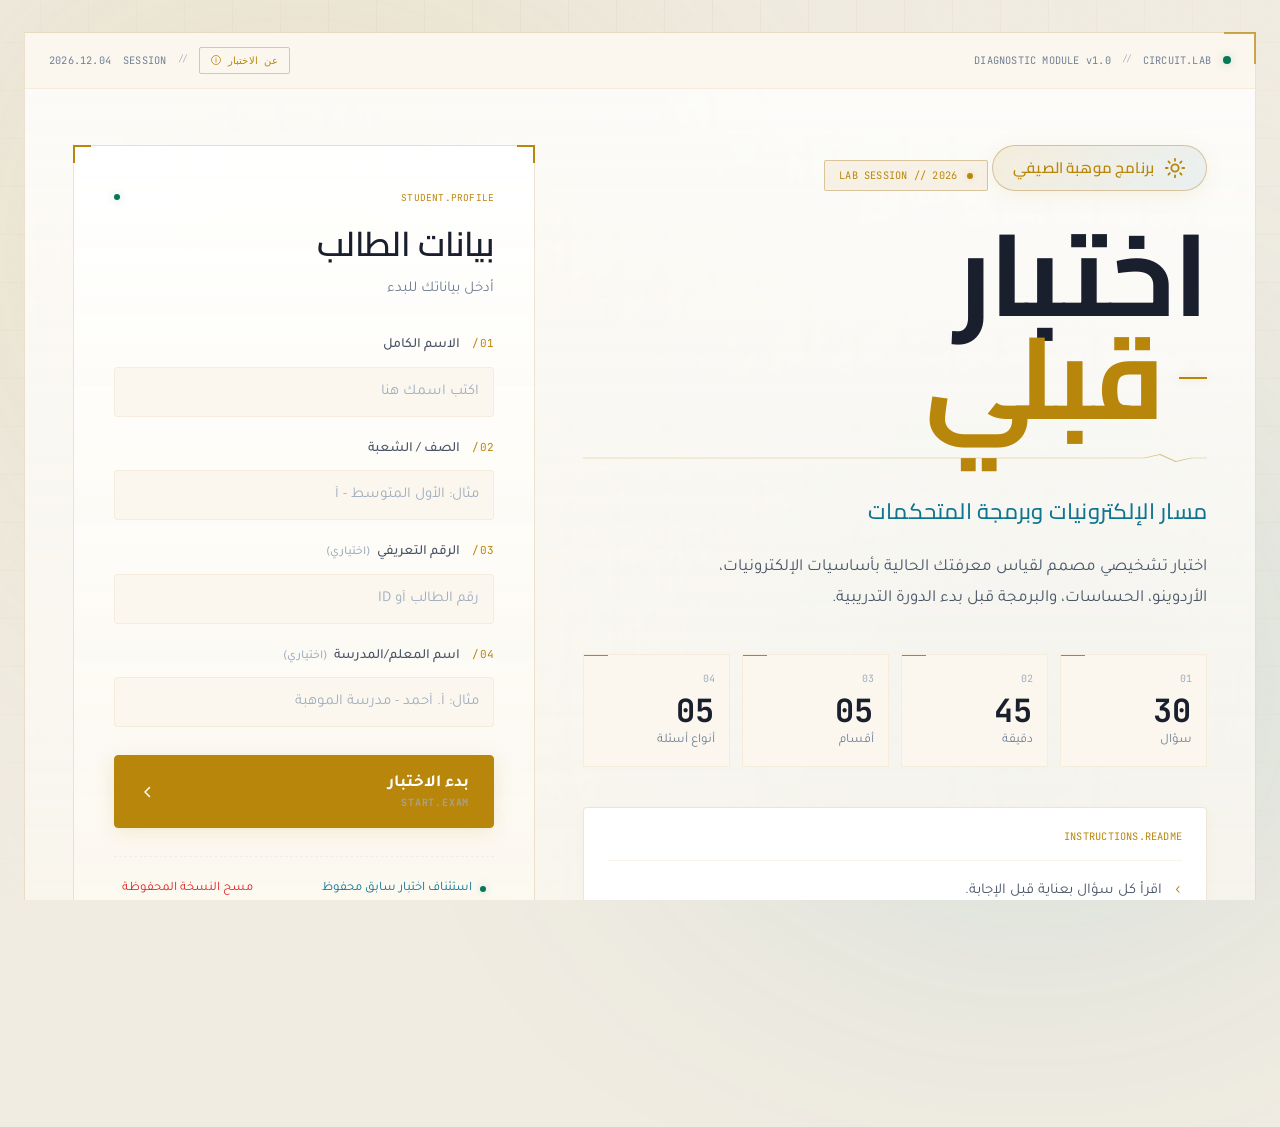
<file: index.html>
<!DOCTYPE html>
<html lang="ar" dir="rtl">
<head>
  <meta charset="UTF-8" />
  <meta name="viewport" content="width=device-width, initial-scale=1.0" />
  <title>الاختبار القبلي — إلكترونيات وبرمجة متحكمات</title>
  <link rel="icon" type="image/svg+xml" href="favicon.svg" />
  <link rel="preconnect" href="https://fonts.googleapis.com" />
  <link rel="preconnect" href="https://fonts.gstatic.com" crossorigin />
  <link href="https://fonts.googleapis.com/css2?family=Cairo:wght@400;500;600;700;800;900&family=Tajawal:wght@300;400;500;700;800&family=JetBrains+Mono:wght@400;500;700&display=swap" rel="stylesheet" />
  <link rel="stylesheet" href="styles.css" />
</head>
<body>
  <!-- Ambient background layers -->
  <div class="ambient-grid" aria-hidden="true"></div>
  <div class="ambient-noise" aria-hidden="true"></div>
  <div class="ambient-glow ambient-glow--amber" aria-hidden="true"></div>
  <div class="ambient-glow ambient-glow--cyan" aria-hidden="true"></div>

  <!-- ============================================================
       WELCOME SCREEN
  ============================================================ -->
  <section class="screen screen--welcome" id="screen-welcome">
    <div class="frame frame--outer">
      <div class="brand-strip">
        <div class="brand-strip__left">
          <span class="signal-dot"></span>
          <span class="mono">CIRCUIT.LAB</span>
          <span class="brand-strip__divider">//</span>
          <span class="mono mono--muted">DIAGNOSTIC MODULE v1.0</span>
        </div>
        <div class="brand-strip__right">
          <a href="about.html" class="brand-strip__link">
            <span class="mono">عن الاختبار</span>
            <svg viewBox="0 0 24 24" width="12" height="12"><circle cx="12" cy="12" r="9" fill="none" stroke="currentColor" stroke-width="1.6"/><path d="M12 8v.5M12 11v5" fill="none" stroke="currentColor" stroke-width="1.6" stroke-linecap="round"/></svg>
          </a>
          <span class="brand-strip__divider">//</span>
          <span class="mono mono--muted">SESSION</span>
          <span class="mono" id="date-stamp"></span>
        </div>
      </div>

      <div class="welcome-grid">
        <!-- Hero (visual right in RTL) -->
        <div class="welcome-hero">
          <span class="mawhiba-badge mawhiba-badge--hero">
            <svg class="mawhiba-badge__icon" viewBox="0 0 24 24" fill="none" stroke="currentColor" stroke-width="2" stroke-linecap="round" stroke-linejoin="round">
              <circle cx="12" cy="12" r="4"/>
              <path d="M12 2v2M12 20v2M4.93 4.93l1.41 1.41M17.66 17.66l1.41 1.41M2 12h2M20 12h2M4.93 19.07l1.41-1.41M17.66 6.34l1.41-1.41"/>
            </svg>
            برنامج موهبة الصيفي
          </span>
          <div class="meta-tag">
            <span class="meta-tag__dot"></span>
            <span class="mono">LAB SESSION // 2026</span>
          </div>

          <h1 class="hero-title">
            <span class="hero-title__line">اختبار</span>
            <span class="hero-title__line hero-title__line--accent">قبلي</span>
          </h1>

          <div class="hero-underline">
            <svg viewBox="0 0 400 20" preserveAspectRatio="none">
              <path d="M0,10 L360,10 L370,4 L380,16 L390,10 L400,10" fill="none" stroke="currentColor" stroke-width="1.2"/>
            </svg>
          </div>

          <p class="hero-subtitle">مسار الإلكترونيات وبرمجة المتحكمات</p>

          <p class="hero-description">
            اختبار تشخيصي مصمم لقياس معرفتك الحالية بأساسيات الإلكترونيات،
            الأردوينو، الحساسات، والبرمجة قبل بدء الدورة التدريبية.
          </p>

          <div class="hero-stats">
            <div class="stat">
              <span class="stat__ordinal mono">01</span>
              <span class="stat__value mono">30</span>
              <span class="stat__label">سؤال</span>
            </div>
            <div class="stat">
              <span class="stat__ordinal mono">02</span>
              <span class="stat__value mono">45</span>
              <span class="stat__label">دقيقة</span>
            </div>
            <div class="stat">
              <span class="stat__ordinal mono">03</span>
              <span class="stat__value mono">05</span>
              <span class="stat__label">أقسام</span>
            </div>
            <div class="stat">
              <span class="stat__ordinal mono">04</span>
              <span class="stat__value mono">05</span>
              <span class="stat__label">أنواع أسئلة</span>
            </div>
          </div>

          <div class="hero-instructions">
            <div class="instructions-header">
              <span class="mono">INSTRUCTIONS.README</span>
            </div>
            <ul>
              <li><span class="li-num mono">›</span> اقرأ كل سؤال بعناية قبل الإجابة.</li>
              <li><span class="li-num mono">›</span> يمكنك التنقل بين الأسئلة والعودة إليها.</li>
              <li><span class="li-num mono">›</span> لا يوجد خصم على الإجابة الخاطئة، حاول دائماً.</li>
              <li><span class="li-num mono">›</span> عند انتهاء الوقت يُغلق الاختبار تلقائياً.</li>
            </ul>
          </div>
        </div>

        <!-- Student form panel (visual left in RTL) -->
        <div class="welcome-panel">
          <div class="panel-corners">
            <span class="corner corner--tl"></span>
            <span class="corner corner--tr"></span>
            <span class="corner corner--bl"></span>
            <span class="corner corner--br"></span>
          </div>

          <div class="panel-head">
            <div class="panel-head__row">
              <span class="mono mono--amber">STUDENT.PROFILE</span>
              <span class="signal-dot signal-dot--sm"></span>
            </div>
            <h2 class="panel-title">بيانات الطالب</h2>
            <p class="panel-caption">أدخل بياناتك للبدء</p>
          </div>

          <form class="student-form" id="student-form" novalidate>
            <label class="field">
              <span class="field__index mono">01/</span>
              <span class="field__label">الاسم الكامل</span>
              <input type="text" name="name" required autocomplete="name" placeholder="اكتب اسمك هنا" />
            </label>

            <label class="field">
              <span class="field__index mono">02/</span>
              <span class="field__label">الصف / الشعبة</span>
              <input type="text" name="grade" required placeholder="مثال: الأول المتوسط - أ" />
            </label>

            <label class="field">
              <span class="field__index mono">03/</span>
              <span class="field__label">الرقم التعريفي <span class="field__optional">(اختياري)</span></span>
              <input type="text" name="id" placeholder="رقم الطالب أو ID" />
            </label>

            <label class="field">
              <span class="field__index mono">04/</span>
              <span class="field__label">اسم المعلم/المدرسة <span class="field__optional">(اختياري)</span></span>
              <input type="text" name="school" placeholder="مثال: أ. أحمد - مدرسة الموهبة" />
            </label>

            <button type="submit" class="btn btn--primary btn--start">
              <span class="btn__label">
                <span>بدء الاختبار</span>
                <span class="mono mono--dim">START.EXAM</span>
              </span>
              <span class="btn__arrow" aria-hidden="true">
                <svg viewBox="0 0 24 24" width="18" height="18"><path d="M14 6l-6 6 6 6" fill="none" stroke="currentColor" stroke-width="2" stroke-linecap="round" stroke-linejoin="round"/></svg>
              </span>
            </button>

            <div class="resume-row" id="resume-row" hidden>
              <button type="button" class="link-btn" id="btn-resume">
                <span class="signal-dot signal-dot--sm"></span>
                استئناف اختبار سابق محفوظ
              </button>
              <button type="button" class="link-btn link-btn--danger" id="btn-clear-saved">
                مسح النسخة المحفوظة
              </button>
            </div>
          </form>
        </div>
      </div>
    </div>
  </section>

  <!-- ============================================================
       QUIZ SCREEN
  ============================================================ -->
  <section class="screen screen--quiz hidden" id="screen-quiz">
    <header class="quiz-header">
      <div class="quiz-header__left">
        <div class="chip-logo" aria-hidden="true">
          <svg viewBox="0 0 40 40">
            <rect x="8" y="8" width="24" height="24" rx="2" fill="none" stroke="currentColor" stroke-width="1.5"/>
            <rect x="14" y="14" width="12" height="12" fill="currentColor" opacity="0.15"/>
            <circle cx="20" cy="20" r="1.5" fill="currentColor"/>
            <line x1="4" y1="14" x2="8" y2="14" stroke="currentColor" stroke-width="1.2"/>
            <line x1="4" y1="20" x2="8" y2="20" stroke="currentColor" stroke-width="1.2"/>
            <line x1="4" y1="26" x2="8" y2="26" stroke="currentColor" stroke-width="1.2"/>
            <line x1="32" y1="14" x2="36" y2="14" stroke="currentColor" stroke-width="1.2"/>
            <line x1="32" y1="20" x2="36" y2="20" stroke="currentColor" stroke-width="1.2"/>
            <line x1="32" y1="26" x2="36" y2="26" stroke="currentColor" stroke-width="1.2"/>
            <line x1="14" y1="4" x2="14" y2="8" stroke="currentColor" stroke-width="1.2"/>
            <line x1="20" y1="4" x2="20" y2="8" stroke="currentColor" stroke-width="1.2"/>
            <line x1="26" y1="4" x2="26" y2="8" stroke="currentColor" stroke-width="1.2"/>
            <line x1="14" y1="32" x2="14" y2="36" stroke="currentColor" stroke-width="1.2"/>
            <line x1="20" y1="32" x2="20" y2="36" stroke="currentColor" stroke-width="1.2"/>
            <line x1="26" y1="32" x2="26" y2="36" stroke="currentColor" stroke-width="1.2"/>
          </svg>
        </div>
        <div class="quiz-brand">
          <div class="quiz-brand__title mono">CIRCUIT.LAB</div>
          <div class="quiz-brand__sub">اختبار قبلي</div>
        </div>
        <div class="student-badge" id="student-badge"></div>
      </div>

      <div class="quiz-header__right">
        <div class="progress-info">
          <span class="progress-info__label mono">PROGRESS</span>
          <span class="progress-info__value">
            <span id="answered-count" class="mono">0</span>
            <span class="progress-info__sep">/</span>
            <span id="total-count" class="mono">30</span>
          </span>
          <div class="progress-bar">
            <div class="progress-bar__fill" id="progress-fill"></div>
          </div>
        </div>

        <div class="timer" id="timer">
          <span class="timer__label mono">TIME REMAINING</span>
          <span class="timer__value mono" id="timer-value">45:00</span>
        </div>
      </div>
    </header>

    <div class="quiz-body">
      <aside class="quiz-nav">
        <div class="quiz-nav__head">
          <span class="mono mono--amber">MAP.NAV</span>
          <span class="quiz-nav__title">خريطة الأسئلة</span>
        </div>
        <div class="quiz-nav__legend">
          <span class="legend-item"><span class="legend-swatch legend-swatch--answered"></span>مُجاب</span>
          <span class="legend-item"><span class="legend-swatch legend-swatch--current"></span>الحالي</span>
          <span class="legend-item"><span class="legend-swatch legend-swatch--empty"></span>فارغ</span>
        </div>
        <div class="section-list" id="section-list"></div>
      </aside>

      <main class="quiz-main">
        <div class="question-shell" id="question-shell">
          <!-- Rendered by JS -->
        </div>

        <div class="quiz-actions">
          <button class="btn btn--ghost" id="btn-prev">
            <svg viewBox="0 0 24 24" width="16" height="16" class="btn__arrow"><path d="M10 6l6 6-6 6" fill="none" stroke="currentColor" stroke-width="2" stroke-linecap="round" stroke-linejoin="round"/></svg>
            السابق
          </button>
          <button class="btn btn--ghost" id="btn-finish">
            إنهاء وتسليم
          </button>
          <button class="btn btn--primary" id="btn-next">
            التالي
            <svg viewBox="0 0 24 24" width="16" height="16" class="btn__arrow"><path d="M14 6l-6 6 6 6" fill="none" stroke="currentColor" stroke-width="2" stroke-linecap="round" stroke-linejoin="round"/></svg>
          </button>
        </div>
      </main>
    </div>
  </section>

  <!-- ============================================================
       RESULTS SCREEN
  ============================================================ -->
  <section class="screen screen--results hidden" id="screen-results">
    <div class="results-frame">
      <div class="results-hero">
        <div class="check-frame">
          <svg viewBox="0 0 100 100" class="check-svg">
            <circle cx="50" cy="50" r="46" fill="none" stroke="currentColor" stroke-width="1" opacity="0.3"/>
            <circle cx="50" cy="50" r="40" fill="none" stroke="currentColor" stroke-width="1.5" class="check-circle"/>
            <path d="M30 52 L44 66 L72 36" fill="none" stroke="currentColor" stroke-width="3" stroke-linecap="round" stroke-linejoin="round" class="check-tick"/>
          </svg>
        </div>
        <div class="results-status">
          <span class="mono mono--amber">STATUS // TRANSMITTED</span>
        </div>
        <h1 class="results-title">تم تسليم الإجابات</h1>
        <p class="results-subtitle">شكراً لك، تم حفظ إجاباتك بنجاح.</p>
      </div>

      <div class="sync-status sync-status--idle" id="sync-status">
        <span class="sync-status__dot"></span>
        <span class="sync-status__text">في انتظار حالة الإرسال...</span>
      </div>

      <div class="results-summary" id="results-summary">
        <!-- Rendered by JS -->
      </div>

      <div class="results-actions">
        <div class="actions-head">
          <span class="mono mono--amber">EXPORT.OPTIONS</span>
          <span class="actions-title">اختر طريقة الحفظ/الإرسال</span>
        </div>

        <div class="actions-grid">
          <button class="action-card" id="btn-download-json">
            <div class="action-card__icon">
              <svg viewBox="0 0 24 24" width="24" height="24"><path d="M12 3v12m0 0l-4-4m4 4l4-4M4 17v2a2 2 0 002 2h12a2 2 0 002-2v-2" fill="none" stroke="currentColor" stroke-width="1.8" stroke-linecap="round" stroke-linejoin="round"/></svg>
            </div>
            <div class="action-card__body">
              <span class="mono mono--dim">01</span>
              <h3>تحميل ملف JSON</h3>
              <p>ملف بيانات كامل، مثالي للمعلم</p>
            </div>
          </button>

          <button class="action-card" id="btn-download-csv">
            <div class="action-card__icon">
              <svg viewBox="0 0 24 24" width="24" height="24"><rect x="4" y="4" width="16" height="16" rx="1" fill="none" stroke="currentColor" stroke-width="1.8"/><line x1="4" y1="10" x2="20" y2="10" stroke="currentColor" stroke-width="1.5"/><line x1="10" y1="4" x2="10" y2="20" stroke="currentColor" stroke-width="1.5"/></svg>
            </div>
            <div class="action-card__body">
              <span class="mono mono--dim">02</span>
              <h3>تحميل Excel/CSV</h3>
              <p>يفتح مباشرة في Excel</p>
            </div>
          </button>

          <button class="action-card" id="btn-download-txt">
            <div class="action-card__icon">
              <svg viewBox="0 0 24 24" width="24" height="24"><path d="M6 4h9l5 5v11a2 2 0 01-2 2H6a2 2 0 01-2-2V6a2 2 0 012-2z" fill="none" stroke="currentColor" stroke-width="1.8" stroke-linejoin="round"/><line x1="8" y1="13" x2="16" y2="13" stroke="currentColor" stroke-width="1.5"/><line x1="8" y1="17" x2="14" y2="17" stroke="currentColor" stroke-width="1.5"/></svg>
            </div>
            <div class="action-card__body">
              <span class="mono mono--dim">03</span>
              <h3>تحميل ملف نصي</h3>
              <p>ملف مقروء بسهولة</p>
            </div>
          </button>

          <button class="action-card" id="btn-copy">
            <div class="action-card__icon">
              <svg viewBox="0 0 24 24" width="24" height="24"><rect x="8" y="8" width="12" height="12" rx="1" fill="none" stroke="currentColor" stroke-width="1.8"/><path d="M16 8V6a2 2 0 00-2-2H6a2 2 0 00-2 2v8a2 2 0 002 2h2" fill="none" stroke="currentColor" stroke-width="1.8"/></svg>
            </div>
            <div class="action-card__body">
              <span class="mono mono--dim">04</span>
              <h3>نسخ للحافظة</h3>
              <p>الصق في أي مكان</p>
            </div>
          </button>

          <button class="action-card" id="btn-email">
            <div class="action-card__icon">
              <svg viewBox="0 0 24 24" width="24" height="24"><rect x="3" y="5" width="18" height="14" rx="1" fill="none" stroke="currentColor" stroke-width="1.8"/><path d="M3 7l9 6 9-6" fill="none" stroke="currentColor" stroke-width="1.8" stroke-linejoin="round"/></svg>
            </div>
            <div class="action-card__body">
              <span class="mono mono--dim">05</span>
              <h3>إرسال بالبريد</h3>
              <p>يفتح تطبيق البريد لديك</p>
            </div>
          </button>

          <button class="action-card action-card--restart" id="btn-restart">
            <div class="action-card__icon">
              <svg viewBox="0 0 24 24" width="24" height="24"><path d="M4 12a8 8 0 0114-5.3M20 4v4h-4M20 12a8 8 0 01-14 5.3M4 20v-4h4" fill="none" stroke="currentColor" stroke-width="1.8" stroke-linecap="round" stroke-linejoin="round"/></svg>
            </div>
            <div class="action-card__body">
              <span class="mono mono--dim">06</span>
              <h3>اختبار جديد</h3>
              <p>لطالب آخر</p>
            </div>
          </button>
        </div>

        <div class="teacher-config">
          <details>
            <summary>
              <span class="mono mono--amber">TEACHER.CONFIG</span>
              إعدادات المعلم — كيف يستقبل المعلم إجاباتك؟
            </summary>
            <div class="teacher-config__body">
              <p>ضع بريد المعلم هنا وسيتم استخدامه تلقائياً في زر "إرسال بالبريد":</p>
              <div class="config-row">
                <input type="email" id="teacher-email" placeholder="teacher@example.com" />
                <button class="btn btn--ghost btn--sm" id="btn-save-email">حفظ</button>
              </div>
              <p class="config-hint">
                <span class="mono mono--dim">HINT</span>
                لحفظ الإجابات تلقائياً على Google Sheets، راجع ملف
                <code>README.md</code> — يوجد دليل مبسط.
              </p>
            </div>
          </details>
        </div>
      </div>
    </div>
  </section>

  <!-- ============================================================
       CONFIRMATION MODAL
  ============================================================ -->
  <div class="modal hidden" id="modal-confirm">
    <div class="modal__backdrop" data-close-modal></div>
    <div class="modal__panel">
      <div class="panel-corners">
        <span class="corner corner--tl"></span>
        <span class="corner corner--tr"></span>
        <span class="corner corner--bl"></span>
        <span class="corner corner--br"></span>
      </div>
      <div class="modal__body">
        <div class="modal__badge mono mono--amber">CONFIRM.ACTION</div>
        <h3 id="modal-title">هل أنت متأكد؟</h3>
        <p id="modal-message">لن تستطيع تعديل إجاباتك بعد التسليم.</p>
        <div id="modal-warning" class="modal__warning hidden"></div>
      </div>
      <div class="modal__actions">
        <button class="btn btn--ghost" id="modal-cancel">إلغاء</button>
        <button class="btn btn--primary" id="modal-confirm">تأكيد</button>
      </div>
    </div>
  </div>

  <!-- ============================================================
       TOAST
  ============================================================ -->
  <div class="toast" id="toast" role="status" aria-live="polite"></div>

  <script src="questions.js"></script>
  <script src="app.js"></script>
</body>
</html>
</file>
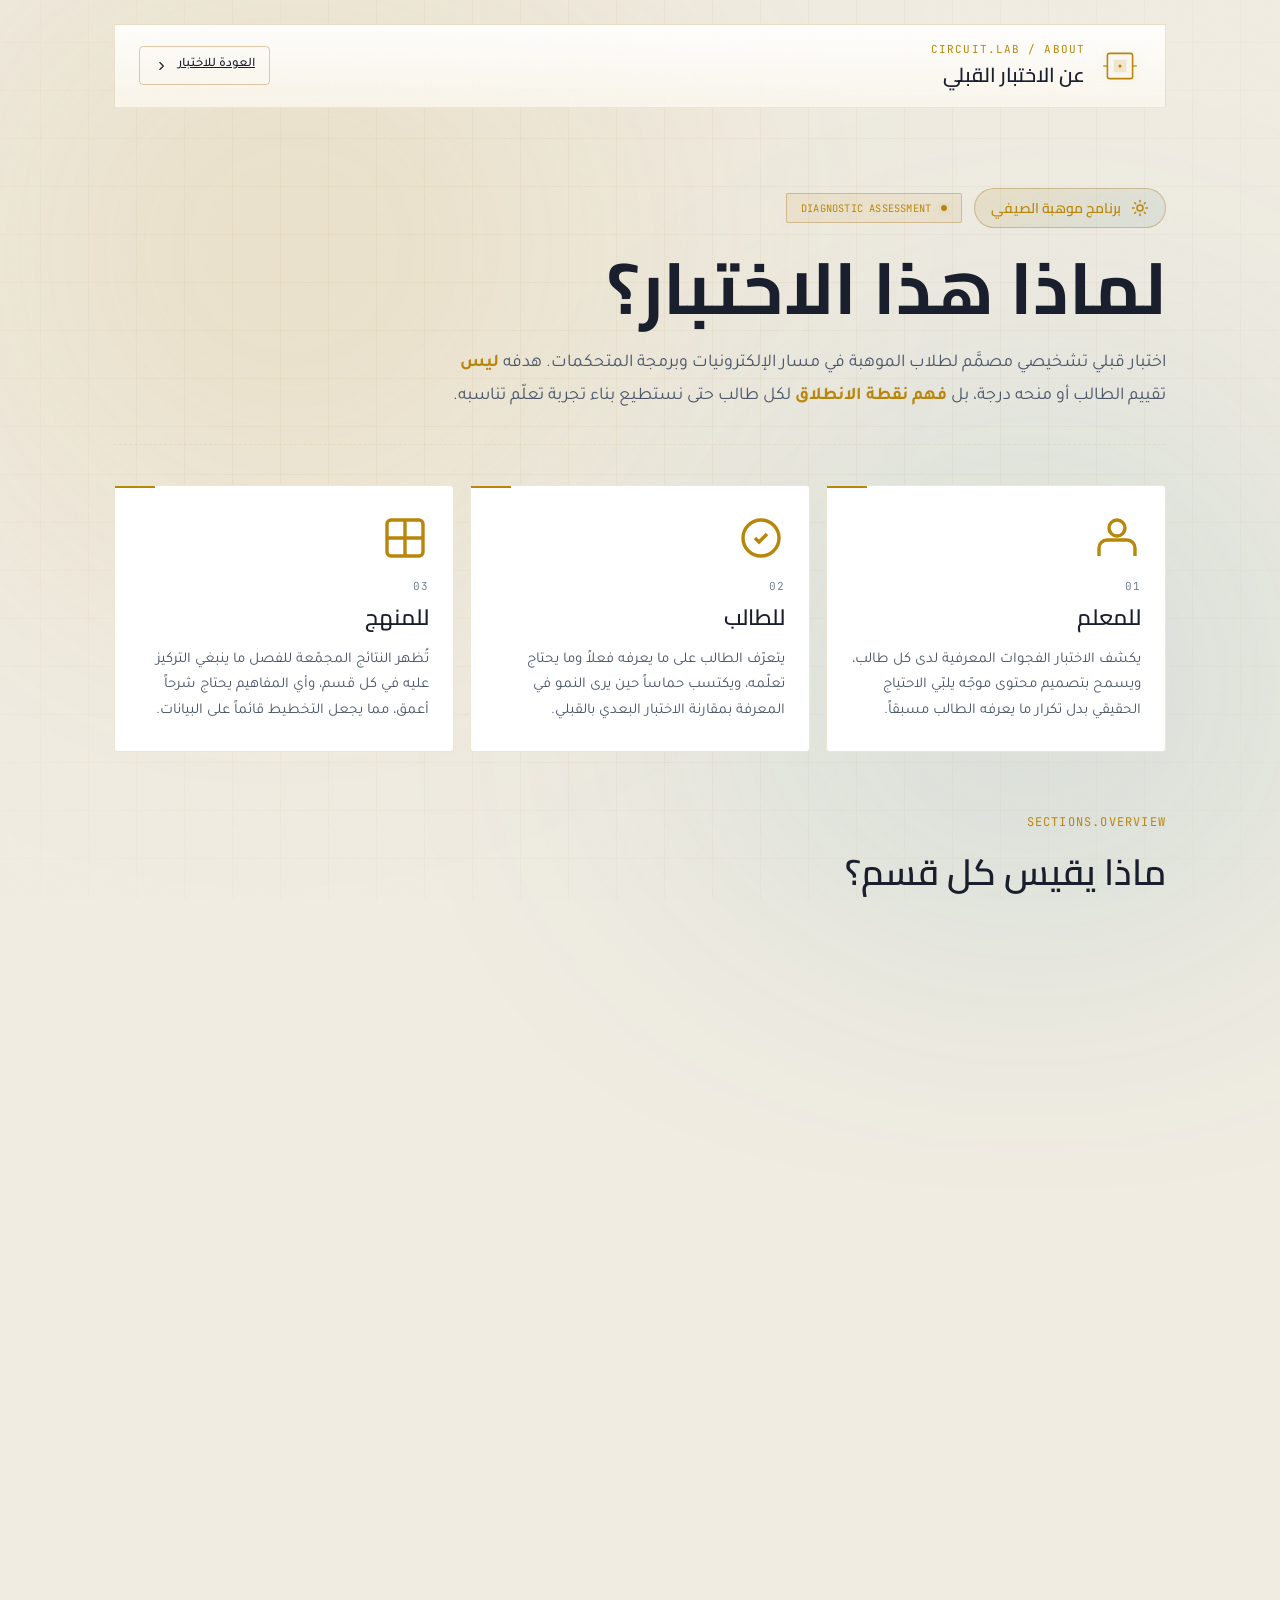
<file: about.html>
<!DOCTYPE html>
<html lang="ar" dir="rtl">
<head>
  <meta charset="UTF-8" />
  <meta name="viewport" content="width=device-width, initial-scale=1.0" />
  <title>عن الاختبار — CIRCUIT.LAB</title>
  <link rel="icon" type="image/svg+xml" href="favicon.svg" />
  <link rel="preconnect" href="https://fonts.googleapis.com" />
  <link rel="preconnect" href="https://fonts.gstatic.com" crossorigin />
  <link href="https://fonts.googleapis.com/css2?family=Cairo:wght@400;500;600;700;800;900&family=Tajawal:wght@300;400;500;700;800&family=JetBrains+Mono:wght@400;500;700&display=swap" rel="stylesheet" />
  <link rel="stylesheet" href="styles.css" />
</head>
<body>
  <div class="ambient-grid" aria-hidden="true"></div>
  <div class="ambient-noise" aria-hidden="true"></div>
  <div class="ambient-glow ambient-glow--amber" aria-hidden="true"></div>
  <div class="ambient-glow ambient-glow--cyan" aria-hidden="true"></div>

  <div class="about-wrap">
    <!-- Top bar -->
    <div class="about-topbar">
      <div class="dash-brand">
        <div class="dash-brand__chip">
          <svg viewBox="0 0 40 40">
            <rect x="8" y="8" width="24" height="24" rx="2" fill="none" stroke="currentColor" stroke-width="1.5"/>
            <rect x="14" y="14" width="12" height="12" fill="currentColor" opacity="0.15"/>
            <circle cx="20" cy="20" r="1.5" fill="currentColor"/>
            <line x1="4" y1="20" x2="8" y2="20" stroke="currentColor" stroke-width="1.2"/>
            <line x1="32" y1="20" x2="36" y2="20" stroke="currentColor" stroke-width="1.2"/>
          </svg>
        </div>
        <div>
          <div class="dash-brand__title">CIRCUIT.LAB / ABOUT</div>
          <div class="dash-brand__sub">عن الاختبار القبلي</div>
        </div>
      </div>
      <a href="index.html" class="btn btn--ghost btn--sm">
        العودة للاختبار
        <svg viewBox="0 0 24 24" width="14" height="14"><path d="M10 6l6 6-6 6" fill="none" stroke="currentColor" stroke-width="2" stroke-linecap="round" stroke-linejoin="round"/></svg>
      </a>
    </div>

    <!-- Hero -->
    <section class="about-hero">
      <div style="display: flex; gap: 12px; flex-wrap: wrap; align-items: center; margin-bottom: 20px;">
        <span class="mawhiba-badge">
          <svg class="mawhiba-badge__icon" viewBox="0 0 24 24" fill="none" stroke="currentColor" stroke-width="2" stroke-linecap="round" stroke-linejoin="round">
            <circle cx="12" cy="12" r="4"/>
            <path d="M12 2v2M12 20v2M4.93 4.93l1.41 1.41M17.66 17.66l1.41 1.41M2 12h2M20 12h2M4.93 19.07l1.41-1.41M17.66 6.34l1.41-1.41"/>
          </svg>
          برنامج موهبة الصيفي
        </span>
        <span class="meta-tag" style="margin-bottom: 0;">
          <span class="meta-tag__dot"></span>
          <span class="mono">DIAGNOSTIC ASSESSMENT</span>
        </span>
      </div>
      <h1 class="about-title">لماذا هذا الاختبار؟</h1>
      <p class="about-lede">
        اختبار قبلي تشخيصي مصمَّم لطلاب الموهبة في مسار الإلكترونيات وبرمجة المتحكمات.
        هدفه <strong>ليس</strong> تقييم الطالب أو منحه درجة، بل <strong>فهم نقطة الانطلاق</strong>
        لكل طالب حتى نستطيع بناء تجربة تعلّم تناسبه.
      </p>
    </section>

    <!-- Value cards -->
    <section class="about-values">
      <article class="value-card">
        <div class="value-card__icon">
          <svg viewBox="0 0 24 24" fill="none" stroke="currentColor" stroke-width="1.7">
            <path d="M3 21v-4a4 4 0 014-4h10a4 4 0 014 4v4"/>
            <circle cx="12" cy="7" r="4"/>
          </svg>
        </div>
        <span class="value-card__num mono">01</span>
        <h3>للمعلم</h3>
        <p>يكشف الاختبار الفجوات المعرفية لدى كل طالب، ويسمح بتصميم محتوى موجّه يلبّي الاحتياج الحقيقي بدل تكرار ما يعرفه الطالب مسبقاً.</p>
      </article>

      <article class="value-card">
        <div class="value-card__icon">
          <svg viewBox="0 0 24 24" fill="none" stroke="currentColor" stroke-width="1.7">
            <circle cx="12" cy="12" r="9"/>
            <path d="M9 12l2 2 4-4"/>
          </svg>
        </div>
        <span class="value-card__num mono">02</span>
        <h3>للطالب</h3>
        <p>يتعرّف الطالب على ما يعرفه فعلاً وما يحتاج تعلّمه، ويكتسب حماساً حين يرى النمو في المعرفة بمقارنة الاختبار البعدي بالقبلي.</p>
      </article>

      <article class="value-card">
        <div class="value-card__icon">
          <svg viewBox="0 0 24 24" fill="none" stroke="currentColor" stroke-width="1.7">
            <path d="M3 12h18M12 3v18"/>
            <rect x="3" y="3" width="18" height="18" rx="2"/>
          </svg>
        </div>
        <span class="value-card__num mono">03</span>
        <h3>للمنهج</h3>
        <p>تُظهر النتائج المجمّعة للفصل ما ينبغي التركيز عليه في كل قسم، وأي المفاهيم يحتاج شرحاً أعمق، مما يجعل التخطيط قائماً على البيانات.</p>
      </article>
    </section>

    <!-- Sections overview -->
    <section class="about-sections">
      <div class="about-section-head">
        <span class="mono mono--amber">SECTIONS.OVERVIEW</span>
        <h2>ماذا يقيس كل قسم؟</h2>
      </div>

      <div class="section-block">
        <div class="section-block__head">
          <span class="section-block__code mono">PWR / 01</span>
          <h3>أساسيات الكهرباء والإلكترونيات</h3>
          <span class="section-block__count mono">5 أسئلة</span>
        </div>
        <p>يقيس هذا القسم إلمام الطالب بالمفاهيم الأساسية: وحدات القياس، رموز القطع، فكرة الجهد والتيار والمقاومة، وقواعد التعامل الآمن مع الدوائر. إن ضعف الطالب هنا يعني الحاجة إلى تأسيس نظري قبل الانتقال لأي مشروع عملي.</p>
      </div>

      <div class="section-block">
        <div class="section-block__head">
          <span class="section-block__code mono">MCU / 02</span>
          <h3>الأردوينو وأنواع المتحكمات</h3>
          <span class="section-block__count mono">8 أسئلة</span>
        </div>
        <p>يفحص القسم معرفة الطالب بلوحات التحكم، الفرق بين الأردوينو ولوحات أخرى مثل ESP، وفهم بيئة البرمجة، ومكوّنات اللوحة (المنافذ الرقمية والتناظرية). النتيجة تحدد سرعة الشرح وعمق الأمثلة العملية.</p>
      </div>

      <div class="section-block">
        <div class="section-block__head">
          <span class="section-block__code mono">SNS / 03</span>
          <h3>الحساسات والمستشعرات</h3>
          <span class="section-block__count mono">7 أسئلة</span>
        </div>
        <p>يختبر معرفة الطالب بأنواع الحساسات الشائعة (حرارة، مسافة، ضوء، حركة)، وكيفية اختيار الحساس المناسب لكل تطبيق، إضافةً إلى قدرته على تصميم أفكار مشاريع مبتكرة تستفيد من هذه الحساسات.</p>
      </div>

      <div class="section-block">
        <div class="section-block__head">
          <span class="section-block__code mono">ACT / 04</span>
          <h3>المحركات والمخرجات</h3>
          <span class="section-block__count mono">4 أسئلة</span>
        </div>
        <p>يقيس التفريق بين أنواع المحركات (DC / Servo / Stepper)، ومفهوم المخرجات مقابل المدخلات في الدوائر. هذه المعرفة أساسية لأي مشروع روبوتات أو أتمتة.</p>
      </div>

      <div class="section-block">
        <div class="section-block__head">
          <span class="section-block__code mono">NET / 05</span>
          <h3>الاتصالات والمشاريع</h3>
          <span class="section-block__count mono">6 أسئلة</span>
        </div>
        <p>يقيّم إلمام الطالب بمفاهيم الاتصال اللاسلكي (WiFi, Bluetooth)، وإنترنت الأشياء (IoT)، وقدرته على تخيّل مشاريع مبتكرة. الأسئلة الأخيرة مفتوحة لإظهار شغف الطالب وأفكاره الإبداعية.</p>
      </div>
    </section>

    <!-- How it works -->
    <section class="about-how">
      <div class="about-section-head">
        <span class="mono mono--amber">WORKFLOW</span>
        <h2>كيف يُطبَّق الاختبار؟</h2>
      </div>

      <div class="how-grid">
        <div class="how-step">
          <div class="how-step__num mono">01</div>
          <h4>يحل الطالب الاختبار</h4>
          <p>30 سؤالاً موزعة على 5 أقسام، خلال 45 دقيقة، عبر أي متصفح على الجوال أو الحاسوب.</p>
        </div>
        <div class="how-step">
          <div class="how-step__num mono">02</div>
          <h4>إجابات تصل تلقائياً</h4>
          <p>تُرسَل إجابات الطالب مباشرة إلى لوحة المعلم بمجرد التسليم، دون الحاجة لأي إرسال يدوي.</p>
        </div>
        <div class="how-step">
          <div class="how-step__num mono">03</div>
          <h4>المعلم يصحّح ويحلل</h4>
          <p>يستخدم لوحته لتصحيح الأسئلة (يدوياً أو تلقائياً)، ويستعرض إحصائيات الفصل والأداء لكل قسم.</p>
        </div>
        <div class="how-step">
          <div class="how-step__num mono">04</div>
          <h4>يُبنى المحتوى وفق النتائج</h4>
          <p>يعدّل المعلم خطة التدريس بناءً على نقاط الضعف المشتركة، ويتابع تطور كل طالب لاحقاً.</p>
        </div>
      </div>
    </section>

    <!-- CTA -->
    <section class="about-cta">
      <div class="about-cta__inner">
        <span class="mono mono--amber">READY TO START</span>
        <h2>هيّا نبدأ الاختبار</h2>
        <p>الأسئلة موجّهة للفهم لا للحفظ. أجب بما تعرفه، واترك ما لا تعرفه فارغاً — لا خصم على الأسئلة الخاطئة.</p>
        <a href="index.html" class="btn btn--primary btn--start" style="width:auto; padding: 16px 32px; margin-top: 16px;">
          <span class="btn__label">
            <span>ابدأ الاختبار</span>
            <span class="mono mono--dim">START.EXAM</span>
          </span>
          <span class="btn__arrow" aria-hidden="true">
            <svg viewBox="0 0 24 24" width="18" height="18"><path d="M14 6l-6 6 6 6" fill="none" stroke="currentColor" stroke-width="2" stroke-linecap="round" stroke-linejoin="round"/></svg>
          </span>
        </a>
      </div>
    </section>
  </div>
</body>
</html>
</file>
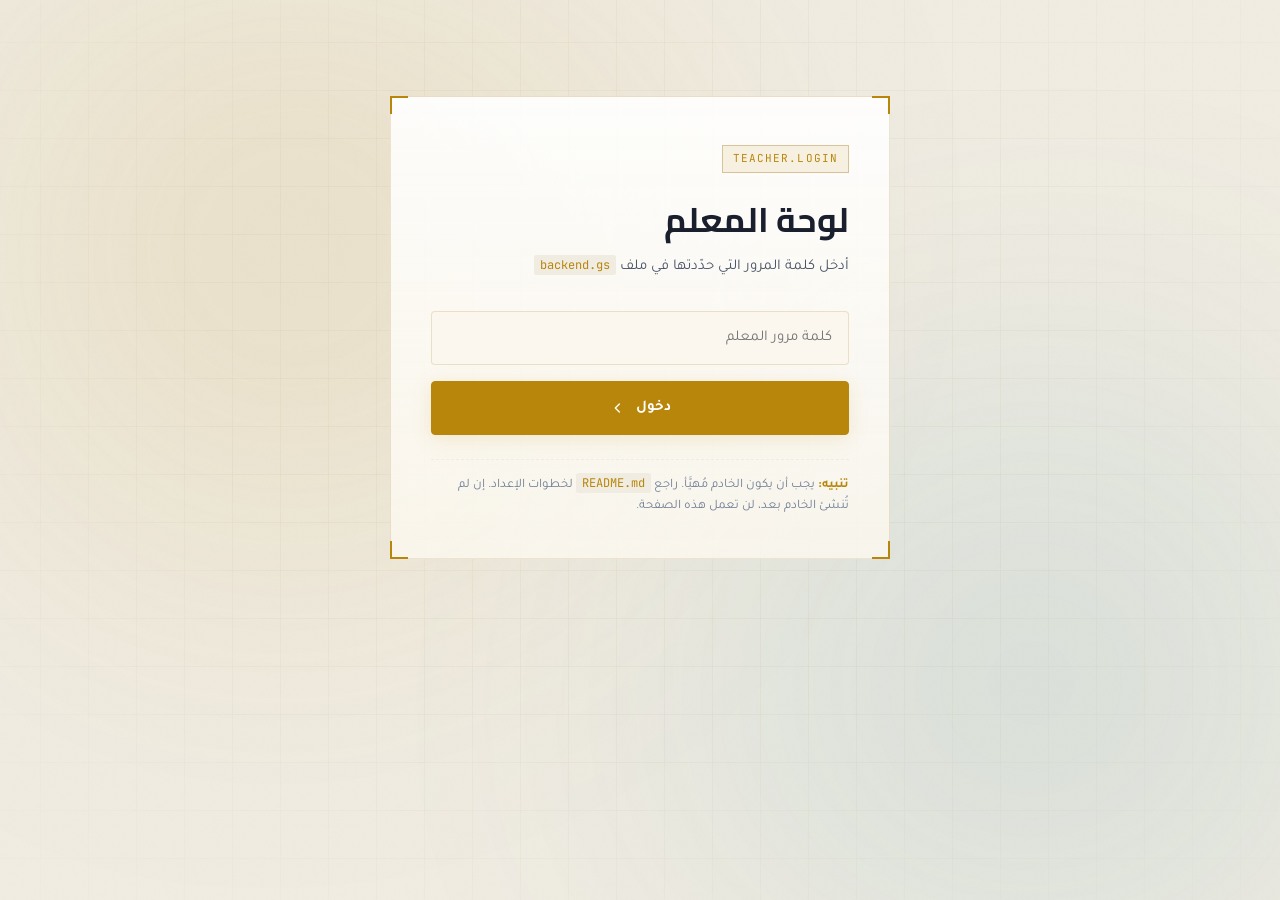
<file: teacher.html>
<!DOCTYPE html>
<html lang="ar" dir="rtl">
<head>
  <meta charset="UTF-8" />
  <meta name="viewport" content="width=device-width, initial-scale=1.0" />
  <title>لوحة المعلم — CIRCUIT.LAB</title>
  <link rel="icon" type="image/svg+xml" href="favicon.svg" />
  <link rel="preconnect" href="https://fonts.googleapis.com" />
  <link rel="preconnect" href="https://fonts.gstatic.com" crossorigin />
  <link href="https://fonts.googleapis.com/css2?family=Cairo:wght@400;500;600;700;800;900&family=Tajawal:wght@300;400;500;700;800&family=JetBrains+Mono:wght@400;500;700&display=swap" rel="stylesheet" />
  <link rel="stylesheet" href="styles.css" />
</head>
<body>
  <!-- Ambient layers -->
  <div class="ambient-grid" aria-hidden="true"></div>
  <div class="ambient-noise" aria-hidden="true"></div>
  <div class="ambient-glow ambient-glow--amber" aria-hidden="true"></div>
  <div class="ambient-glow ambient-glow--cyan" aria-hidden="true"></div>

  <!-- ============================================================
       AUTH SCREEN — Ask for teacher token
  ============================================================ -->
  <div class="dash-screen" id="screen-auth">
    <div class="auth-frame">
      <div class="panel-corners">
        <span class="corner corner--tl"></span>
        <span class="corner corner--tr"></span>
        <span class="corner corner--bl"></span>
        <span class="corner corner--br"></span>
      </div>
      <span class="auth-badge">TEACHER.LOGIN</span>
      <h1 class="auth-title">لوحة المعلم</h1>
      <p class="auth-caption">
        أدخل كلمة المرور التي حدّدتها في ملف <code style="background:var(--bg-void);padding:2px 6px;border-radius:2px;color:var(--amber);font-family:var(--font-mono);font-size:12px">backend.gs</code>
      </p>

      <form class="auth-form" id="auth-form" novalidate>
        <input type="password" id="auth-token" placeholder="كلمة مرور المعلم" autocomplete="off" required />
        <div id="auth-error" class="auth-error hidden"></div>
        <button type="submit" class="btn btn--primary">
          دخول
          <svg viewBox="0 0 24 24" width="16" height="16"><path d="M14 6l-6 6 6 6" fill="none" stroke="currentColor" stroke-width="2" stroke-linecap="round" stroke-linejoin="round"/></svg>
        </button>
        <div class="auth-hint">
          <strong style="color: var(--amber);">تنبيه:</strong>
          يجب أن يكون الخادم مُهيَّأ. راجع <code>README.md</code> لخطوات الإعداد.
          إن لم تُنشئ الخادم بعد، لن تعمل هذه الصفحة.
        </div>
      </form>
    </div>
  </div>

  <!-- ============================================================
       DASHBOARD SCREEN
  ============================================================ -->
  <div class="dash-screen hidden" id="screen-dashboard">
    <!-- Header -->
    <header class="dash-header">
      <div class="dash-brand">
        <div class="dash-brand__chip">
          <svg viewBox="0 0 40 40">
            <rect x="8" y="8" width="24" height="24" rx="2" fill="none" stroke="currentColor" stroke-width="1.5"/>
            <rect x="14" y="14" width="12" height="12" fill="currentColor" opacity="0.15"/>
            <circle cx="20" cy="20" r="1.5" fill="currentColor"/>
            <line x1="4" y1="14" x2="8" y2="14" stroke="currentColor" stroke-width="1.2"/>
            <line x1="4" y1="20" x2="8" y2="20" stroke="currentColor" stroke-width="1.2"/>
            <line x1="4" y1="26" x2="8" y2="26" stroke="currentColor" stroke-width="1.2"/>
            <line x1="32" y1="14" x2="36" y2="14" stroke="currentColor" stroke-width="1.2"/>
            <line x1="32" y1="20" x2="36" y2="20" stroke="currentColor" stroke-width="1.2"/>
            <line x1="32" y1="26" x2="36" y2="26" stroke="currentColor" stroke-width="1.2"/>
          </svg>
        </div>
        <div>
          <div class="dash-brand__title">CIRCUIT.LAB / TEACHER.DASH</div>
          <div class="dash-brand__sub">لوحة نتائج الطلاب</div>
        </div>
        <span class="mawhiba-badge mawhiba-badge--sm" style="margin-inline-start: 8px;">
          <svg class="mawhiba-badge__icon" viewBox="0 0 24 24" fill="none" stroke="currentColor" stroke-width="2" stroke-linecap="round" stroke-linejoin="round">
            <circle cx="12" cy="12" r="4"/>
            <path d="M12 2v2M12 20v2M4.93 4.93l1.41 1.41M17.66 17.66l1.41 1.41M2 12h2M20 12h2M4.93 19.07l1.41-1.41M17.66 6.34l1.41-1.41"/>
          </svg>
          موهبة الصيفي
        </span>
      </div>

      <div class="dash-header__actions">
        <div class="dash-conn" id="dash-conn">
          <span class="dash-conn__dot"></span>
          <span id="dash-conn-text">جارٍ الاتصال...</span>
        </div>

        <label class="dash-refresh-toggle">
          <input type="checkbox" id="auto-refresh-toggle" checked />
          تحديث تلقائي كل 30ث
        </label>

        <button class="btn btn--ghost btn--sm" id="btn-refresh">
          <svg viewBox="0 0 24 24" width="14" height="14"><path d="M4 12a8 8 0 0114-5.3M20 4v4h-4M20 12a8 8 0 01-14 5.3M4 20v-4h4" fill="none" stroke="currentColor" stroke-width="1.8" stroke-linecap="round" stroke-linejoin="round"/></svg>
          تحديث
        </button>

        <button class="btn btn--ghost btn--sm" id="btn-export-csv">
          تصدير CSV
        </button>
        <button class="btn btn--ghost btn--sm" id="btn-export-json">
          تصدير JSON
        </button>
        <a href="qr.html" class="btn btn--ghost btn--sm" title="مشاركة رابط الاختبار كرمز QR">
          🔗 QR للطلاب
        </a>
        <button class="btn btn--ghost btn--sm" id="btn-logout">
          خروج
        </button>
      </div>
    </header>

    <!-- Stats -->
    <div class="dash-stats">
      <div class="dash-stat">
        <div class="dash-stat__label">STUDENTS SUBMITTED</div>
        <div class="dash-stat__value" id="stat-count">
          <span class="mono">—</span>
        </div>
      </div>
      <div class="dash-stat">
        <div class="dash-stat__label">AVG ANSWERED</div>
        <div class="dash-stat__value" id="stat-avg-answered">
          <span class="mono">—</span>
        </div>
      </div>
      <div class="dash-stat">
        <div class="dash-stat__label">AVG DURATION</div>
        <div class="dash-stat__value" id="stat-avg-duration">
          <span class="mono">—</span>
        </div>
      </div>
      <div class="dash-stat">
        <div class="dash-stat__label">LAST SUBMISSION</div>
        <div class="dash-stat__value" id="stat-last">
          <span class="mono">—</span>
        </div>
      </div>
    </div>

    <!-- Body -->
    <div class="dash-body">
      <!-- Students panel -->
      <aside class="students-panel">
        <div class="students-head">
          <div class="students-head__row">
            <h3>الطلاب</h3>
            <span class="students-head__count" id="students-count">0</span>
          </div>
          <input type="text" class="students-search" id="students-search" placeholder="بحث بالاسم أو الصف..." />
          <div class="students-head__row">
            <span class="mono mono--dim" style="font-size:11px">ترتيب حسب</span>
            <select class="students-sort" id="students-sort">
              <option value="latest">الأحدث أولاً</option>
              <option value="oldest">الأقدم أولاً</option>
              <option value="name">الاسم</option>
              <option value="score-desc">الأعلى إجابةً</option>
              <option value="score-asc">الأقل إجابةً</option>
            </select>
          </div>
        </div>
        <div class="students-list" id="students-list">
          <div class="students-empty">
            <div class="students-empty__icon">
              <svg viewBox="0 0 24 24" fill="none" stroke="currentColor" stroke-width="1.5">
                <circle cx="12" cy="8" r="4"/>
                <path d="M4 21c0-4 4-6 8-6s8 2 8 6"/>
              </svg>
            </div>
            <p>لم يسلّم أي طالب بعد</p>
            <p style="font-size: 12px; margin-top: 6px;">ستظهر النتائج تلقائياً هنا</p>
          </div>
        </div>
      </aside>

      <!-- Details panel -->
      <main class="details-panel">
        <div class="details-tabs">
          <button class="details-tab is-active" data-tab="student">
            <span class="mono">01</span>
            تفاصيل الطالب
          </button>
          <button class="details-tab" data-tab="analytics">
            <span class="mono">02</span>
            تحليل الأسئلة
          </button>
          <button class="details-tab" data-tab="charts">
            <span class="mono">03</span>
            إحصائيات الفصل
          </button>
        </div>

        <div class="details-body">
          <!-- Student detail view -->
          <div id="tab-student">
            <div class="detail-empty" id="detail-empty">
              <div class="detail-empty__icon">
                <svg viewBox="0 0 24 24" fill="none" stroke="currentColor" stroke-width="1.5">
                  <path d="M14 3v4a1 1 0 001 1h4"/>
                  <path d="M17 21H7a2 2 0 01-2-2V5a2 2 0 012-2h7l5 5v11a2 2 0 01-2 2z"/>
                  <line x1="9" y1="13" x2="15" y2="13"/>
                  <line x1="9" y1="17" x2="13" y2="17"/>
                </svg>
              </div>
              <h3>اختر طالباً لعرض إجاباته</h3>
              <p style="color: var(--text-muted); font-size: 14px;">اضغط على اسم أي طالب من القائمة</p>
            </div>
            <div id="detail-content"></div>
          </div>

          <!-- Analytics view -->
          <div id="tab-analytics" class="hidden">
            <div id="analytics-content">
              <div class="detail-empty">
                <div class="detail-empty__icon">
                  <svg viewBox="0 0 24 24" fill="none" stroke="currentColor" stroke-width="1.5">
                    <line x1="12" y1="20" x2="12" y2="10"/>
                    <line x1="18" y1="20" x2="18" y2="4"/>
                    <line x1="6" y1="20" x2="6" y2="16"/>
                  </svg>
                </div>
                <h3>سيظهر تحليل الأسئلة عند وجود إجابات</h3>
              </div>
            </div>
          </div>

          <!-- Class stats / charts view -->
          <div id="tab-charts" class="hidden">
            <div id="charts-content">
              <div class="detail-empty">
                <div class="detail-empty__icon">
                  <svg viewBox="0 0 24 24" fill="none" stroke="currentColor" stroke-width="1.5">
                    <circle cx="12" cy="12" r="9"/>
                    <path d="M12 3v9l6 5"/>
                  </svg>
                </div>
                <h3>ابدأ بتصحيح الطلاب لتظهر إحصائيات الفصل</h3>
              </div>
            </div>
          </div>
        </div>
      </main>
    </div>
  </div>

  <!-- Toast + Modal -->
  <div class="toast" id="toast" role="status" aria-live="polite"></div>

  <div class="modal hidden" id="modal-confirm">
    <div class="modal__backdrop" data-close-modal></div>
    <div class="modal__panel">
      <div class="panel-corners">
        <span class="corner corner--tl"></span>
        <span class="corner corner--tr"></span>
        <span class="corner corner--bl"></span>
        <span class="corner corner--br"></span>
      </div>
      <div class="modal__body">
        <div class="modal__badge mono mono--amber">CONFIRM.ACTION</div>
        <h3 id="modal-title">تأكيد</h3>
        <p id="modal-message"></p>
      </div>
      <div class="modal__actions">
        <button class="btn btn--ghost" id="modal-cancel">إلغاء</button>
        <button class="btn btn--primary" id="modal-confirm-btn">تأكيد</button>
      </div>
    </div>
  </div>

  <script src="questions.js"></script>
  <script src="teacher.js"></script>
</body>
</html>
</file>
<file: styles.css>
/* ============================================================
   CIRCUIT.LAB — Diagnostic Module Stylesheet
   Aesthetic: "Digital Laboratory"
   Palette: void navy + amber warning + cyan signal
   Typography: Reem Kufi (display AR) + Tajawal (body AR) + JetBrains Mono
============================================================ */

/* ------------------------------------------------------------
   1. Design tokens — LIGHT THEME
   "Clean Modern Laboratory" — warm off-white paper with amber/cyan accents
------------------------------------------------------------ */
:root {
  /* Base surfaces */
  --bg-void: #f0ece2;         /* darkest — warm cream */
  --bg-primary: #f7f3ea;      /* main body background */
  --bg-surface: #ffffff;      /* paper */
  --bg-elevated: #ffffff;     /* cards */
  --bg-hover: #f2ecdd;        /* hover state */
  --bg-inset: #fbf7ee;        /* inset panels */

  /* Borders */
  --border-hairline: rgba(160, 110, 20, 0.08);
  --border-subtle: rgba(160, 110, 20, 0.18);
  --border-normal: rgba(160, 110, 20, 0.35);
  --border-strong: rgba(160, 110, 20, 0.55);
  --border-cool: rgba(14, 116, 144, 0.28);

  /* Text */
  --text-primary: #1a1f2e;
  --text-secondary: #4a5568;
  --text-muted: #718096;
  --text-dim: #a0aec0;
  --text-inverse: #ffffff;

  /* Signal colors — darker for good contrast on light bg */
  --amber: #b8860b;           /* dark goldenrod */
  --amber-soft: #daa520;
  --amber-glow: rgba(184, 134, 11, 0.3);
  --amber-shadow: rgba(184, 134, 11, 0.15);
  --cyan: #0e7490;            /* darker cyan */
  --cyan-soft: #0891b2;
  --cyan-glow: rgba(14, 116, 144, 0.25);
  --mint: #047857;            /* darker mint */
  --mint-glow: rgba(4, 120, 87, 0.25);
  --red: #dc2626;
  --red-glow: rgba(220, 38, 38, 0.25);

  /* Typography */
  --font-display: 'Cairo', 'Tajawal', system-ui, sans-serif;
  --font-body: 'Tajawal', system-ui, sans-serif;
  --font-mono: 'JetBrains Mono', 'Courier New', monospace;

  /* Radii */
  --r-sm: 4px;
  --r-md: 6px;
  --r-lg: 10px;
  --r-xl: 16px;

  /* Motion */
  --ease: cubic-bezier(0.4, 0, 0.2, 1);
  --ease-emphasized: cubic-bezier(0.2, 0.9, 0.3, 1);
  --dur-fast: 180ms;
  --dur-med: 320ms;
  --dur-slow: 600ms;
}

/* ------------------------------------------------------------
   2. Reset & base
------------------------------------------------------------ */
*,
*::before,
*::after {
  box-sizing: border-box;
  margin: 0;
  padding: 0;
}

html,
body {
  height: 100%;
  background: var(--bg-void);
  color: var(--text-primary);
  font-family: var(--font-body);
  font-size: 16px;
  line-height: 1.6;
  overflow-x: hidden;
  -webkit-font-smoothing: antialiased;
  -moz-osx-font-smoothing: grayscale;
}

body {
  position: relative;
  min-height: 100vh;
  overflow-y: auto;
}

button,
input,
textarea,
select {
  font: inherit;
  color: inherit;
}

button {
  background: none;
  border: none;
  cursor: pointer;
}

::selection {
  background: var(--amber);
  color: var(--text-inverse);
}

/* Custom scrollbar */
::-webkit-scrollbar {
  width: 10px;
  height: 10px;
}
::-webkit-scrollbar-track {
  background: var(--bg-primary);
}
::-webkit-scrollbar-thumb {
  background: var(--bg-elevated);
  border-radius: 5px;
  border: 2px solid var(--bg-primary);
}
::-webkit-scrollbar-thumb:hover {
  background: var(--border-normal);
}

.hidden {
  display: none !important;
}

.mono {
  font-family: var(--font-mono);
  font-feature-settings: 'ss01' on;
  letter-spacing: 0.02em;
  font-size: 0.86em;
}
.mono--amber { color: var(--amber); }
.mono--dim   { color: var(--text-dim); }
.mono--muted { color: var(--text-muted); }

/* ------------------------------------------------------------
   3. Ambient background layers
------------------------------------------------------------ */
.ambient-grid,
.ambient-noise,
.ambient-glow {
  position: fixed;
  inset: 0;
  pointer-events: none;
  z-index: 0;
}

.ambient-grid {
  background-image:
    linear-gradient(rgba(160, 110, 20, 0.05) 1px, transparent 1px),
    linear-gradient(90deg, rgba(160, 110, 20, 0.05) 1px, transparent 1px);
  background-size: 48px 48px;
  background-position: center center;
  mask-image: radial-gradient(ellipse at 50% 40%, rgba(0,0,0,1) 40%, rgba(0,0,0,0.3) 90%);
  -webkit-mask-image: radial-gradient(ellipse at 50% 40%, rgba(0,0,0,1) 40%, rgba(0,0,0,0.3) 90%);
}

.ambient-noise {
  opacity: 0.025;
  mix-blend-mode: multiply;
  background-image: url("data:image/svg+xml;utf8,<svg xmlns='http://www.w3.org/2000/svg' width='120' height='120'><filter id='n'><feTurbulence type='fractalNoise' baseFrequency='0.9' numOctaves='2' /></filter><rect width='100%25' height='100%25' filter='url(%23n)' opacity='0.6'/></svg>");
}

.ambient-glow {
  filter: blur(140px);
  opacity: 0.18;
}
.ambient-glow--amber {
  background: radial-gradient(circle at 20% 20%, var(--amber) 0%, transparent 45%);
}
.ambient-glow--cyan {
  background: radial-gradient(circle at 85% 85%, var(--cyan) 0%, transparent 40%);
}

/* ------------------------------------------------------------
   4. Screen structure
------------------------------------------------------------ */
.screen {
  position: relative;
  z-index: 1;
  min-height: 100vh;
  animation: screen-in var(--dur-slow) var(--ease-emphasized);
}

@keyframes screen-in {
  from {
    opacity: 0;
    transform: translateY(8px);
  }
  to {
    opacity: 1;
    transform: translateY(0);
  }
}

/* ------------------------------------------------------------
   5. WELCOME screen
------------------------------------------------------------ */
.screen--welcome {
  padding: 32px 24px;
  display: flex;
  align-items: center;
  justify-content: center;
}

.frame--outer {
  width: 100%;
  max-width: 1400px;
  border: 1px solid var(--border-subtle);
  background: linear-gradient(180deg, rgba(255, 255, 255, 0.85), rgba(251, 247, 238, 0.7));
  backdrop-filter: blur(2px);
  position: relative;
}

/* Frame corner brackets */
.frame--outer::before,
.frame--outer::after {
  content: '';
  position: absolute;
  width: 32px;
  height: 32px;
  border: 2px solid var(--amber);
  opacity: 0.7;
}
.frame--outer::before {
  top: -1px; right: -1px;
  border-left: none; border-bottom: none;
}
.frame--outer::after {
  bottom: -1px; left: -1px;
  border-right: none; border-top: none;
}

.brand-strip {
  display: flex;
  justify-content: space-between;
  align-items: center;
  padding: 14px 24px;
  border-bottom: 1px solid var(--border-hairline);
  background: var(--bg-inset);
  font-size: 12px;
  color: var(--text-muted);
}
.brand-strip__left,
.brand-strip__right {
  display: flex;
  align-items: center;
  gap: 12px;
}
.brand-strip__divider {
  color: var(--text-dim);
}
.brand-strip__link {
  display: inline-flex;
  align-items: center;
  gap: 6px;
  color: var(--amber);
  text-decoration: none;
  padding: 4px 10px;
  border: 1px solid var(--border-normal);
  border-radius: 2px;
  transition: all var(--dur-fast) var(--ease);
}
.brand-strip__link:hover {
  background: rgba(184, 134, 11, 0.1);
  transform: translateY(-1px);
}

/* ------------------------------------------------------------
   Mawhiba program badge — used across all pages
------------------------------------------------------------ */
.mawhiba-badge {
  display: inline-flex;
  align-items: center;
  gap: 10px;
  padding: 8px 16px;
  background: linear-gradient(135deg, rgba(184, 134, 11, 0.12), rgba(14, 116, 144, 0.08));
  border: 1px solid var(--border-normal);
  border-radius: 999px;
  font-family: var(--font-display);
  font-size: 14px;
  font-weight: 600;
  color: var(--amber);
  letter-spacing: 0.01em;
  transition: transform var(--dur-fast) var(--ease);
}
.mawhiba-badge:hover {
  transform: translateY(-1px);
}
.mawhiba-badge__icon {
  width: 18px;
  height: 18px;
  flex-shrink: 0;
}
.mawhiba-badge--sm {
  padding: 4px 10px;
  font-size: 11px;
  font-weight: 500;
  gap: 6px;
}
.mawhiba-badge--sm .mawhiba-badge__icon { width: 12px; height: 12px; }
.mawhiba-badge--hero {
  padding: 10px 20px;
  font-size: 15px;
  box-shadow: 0 4px 20px rgba(184, 134, 11, 0.1);
}
.mawhiba-badge--hero .mawhiba-badge__icon { width: 22px; height: 22px; }

.signal-dot {
  display: inline-block;
  width: 8px;
  height: 8px;
  border-radius: 50%;
  background: var(--mint);
  box-shadow: 0 0 8px var(--mint-glow);
  animation: pulse 1.6s infinite;
}
.signal-dot--sm {
  width: 6px;
  height: 6px;
}
@keyframes pulse {
  0%, 100% { opacity: 1; transform: scale(1); }
  50% { opacity: 0.4; transform: scale(0.85); }
}

.welcome-grid {
  display: grid;
  grid-template-columns: 1.35fr 1fr;
  gap: 48px;
  padding: 56px 48px;
}

.welcome-hero {
  animation: slide-in-r var(--dur-slow) var(--ease-emphasized) both;
  animation-delay: 100ms;
}
.welcome-panel {
  animation: slide-in-l var(--dur-slow) var(--ease-emphasized) both;
  animation-delay: 250ms;
}

@keyframes slide-in-r {
  from { opacity: 0; transform: translateX(-24px); }
  to { opacity: 1; transform: translateX(0); }
}
@keyframes slide-in-l {
  from { opacity: 0; transform: translateX(24px); }
  to { opacity: 1; transform: translateX(0); }
}

/* Hero */
.meta-tag {
  display: inline-flex;
  align-items: center;
  gap: 10px;
  padding: 6px 14px;
  border: 1px solid var(--border-normal);
  color: var(--amber);
  font-size: 12px;
  letter-spacing: 0.08em;
  border-radius: 2px;
  background: rgba(184, 134, 11, 0.08);
  margin-bottom: 32px;
}
.meta-tag__dot {
  width: 6px;
  height: 6px;
  border-radius: 50%;
  background: var(--amber);
  box-shadow: 0 0 6px var(--amber-glow);
  animation: pulse 1.6s infinite;
}

.hero-title {
  font-family: var(--font-display);
  font-weight: 700;
  font-size: clamp(56px, 9vw, 128px);
  line-height: 0.9;
  letter-spacing: -0.02em;
  margin-bottom: 20px;
}
.hero-title__line {
  display: block;
  color: var(--text-primary);
}
.hero-title__line--accent {
  color: var(--amber);
  position: relative;
  padding-inline-start: 44px;
}
.hero-title__line--accent::before {
  content: '';
  position: absolute;
  right: 0;
  top: 50%;
  transform: translateY(-50%);
  width: 28px;
  height: 2px;
  background: var(--amber);
  box-shadow: 0 0 8px var(--amber-glow);
}

.hero-underline {
  color: var(--amber);
  opacity: 0.5;
  margin-bottom: 32px;
  height: 12px;
}
.hero-underline svg { width: 100%; height: 100%; }

.hero-subtitle {
  font-family: var(--font-display);
  font-weight: 500;
  font-size: 22px;
  color: var(--cyan);
  margin-bottom: 24px;
  letter-spacing: 0.01em;
}

.hero-description {
  max-width: 540px;
  color: var(--text-secondary);
  line-height: 1.8;
  margin-bottom: 40px;
  font-size: 17px;
}

.hero-stats {
  display: grid;
  grid-template-columns: repeat(4, 1fr);
  gap: 12px;
  margin-bottom: 40px;
  max-width: 640px;
}
.stat {
  position: relative;
  padding: 16px 14px 14px;
  border: 1px solid var(--border-hairline);
  background: var(--bg-inset);
  overflow: hidden;
  transition: border-color var(--dur-fast) var(--ease), transform var(--dur-fast) var(--ease);
}
.stat:hover {
  border-color: var(--border-normal);
  transform: translateY(-2px);
}
.stat::before {
  content: '';
  position: absolute;
  top: 0; left: 0;
  width: 24px;
  height: 1px;
  background: var(--amber);
}
.stat__ordinal {
  display: block;
  font-size: 10px;
  color: var(--text-dim);
  margin-bottom: 8px;
}
.stat__value {
  display: block;
  font-size: 32px;
  color: var(--text-primary);
  font-weight: 700;
  line-height: 1;
}
.stat__label {
  display: block;
  font-size: 13px;
  color: var(--text-muted);
  margin-top: 4px;
}

.hero-instructions {
  border: 1px solid var(--border-subtle);
  background: var(--bg-surface);
  padding: 20px 24px;
  max-width: 640px;
  border-radius: var(--r-sm);
  box-shadow: 0 2px 12px rgba(184, 134, 11, 0.04);
}
.instructions-header {
  padding-bottom: 12px;
  margin-bottom: 12px;
  border-bottom: 1px solid var(--border-hairline);
  font-size: 12px;
  color: var(--amber);
  letter-spacing: 0.06em;
}
.hero-instructions ul {
  list-style: none;
}
.hero-instructions li {
  display: flex;
  gap: 12px;
  padding: 6px 0;
  color: var(--text-secondary);
  font-size: 15px;
}
.li-num {
  color: var(--amber);
  flex-shrink: 0;
}

/* Panel */
.welcome-panel {
  position: relative;
  padding: 44px 40px;
  background: linear-gradient(180deg, rgba(255, 255, 255, 0.9), rgba(251, 247, 238, 0.85));
  border: 1px solid var(--border-subtle);
}

.panel-corners {
  position: absolute;
  inset: 0;
  pointer-events: none;
}
.corner {
  position: absolute;
  width: 18px;
  height: 18px;
  border-color: var(--amber);
  border-style: solid;
  border-width: 0;
}
.corner--tl { top: -1px; right: -1px; border-top-width: 2px; border-right-width: 2px; }
.corner--tr { top: -1px; left: -1px; border-top-width: 2px; border-left-width: 2px; }
.corner--bl { bottom: -1px; right: -1px; border-bottom-width: 2px; border-right-width: 2px; }
.corner--br { bottom: -1px; left: -1px; border-bottom-width: 2px; border-left-width: 2px; }

.panel-head {
  margin-bottom: 32px;
}
.panel-head__row {
  display: flex;
  justify-content: space-between;
  align-items: center;
  margin-bottom: 12px;
  font-size: 11px;
  letter-spacing: 0.08em;
}
.panel-title {
  font-family: var(--font-display);
  font-weight: 600;
  font-size: 34px;
  margin-bottom: 6px;
}
.panel-caption {
  color: var(--text-muted);
  font-size: 15px;
}

.student-form {
  display: flex;
  flex-direction: column;
  gap: 20px;
}

.field {
  display: block;
  position: relative;
}
.field__index {
  display: inline-block;
  color: var(--amber);
  font-size: 11px;
  margin-inline-end: 8px;
}
.field__label {
  color: var(--text-secondary);
  font-size: 14px;
  font-weight: 500;
}
.field__optional {
  color: var(--text-dim);
  font-size: 12px;
  margin-inline-start: 4px;
}
.field input,
.field textarea {
  display: block;
  width: 100%;
  margin-top: 8px;
  padding: 12px 14px;
  background: var(--bg-inset);
  border: 1px solid var(--border-hairline);
  border-radius: var(--r-sm);
  color: var(--text-primary);
  font-size: 15px;
  transition: border-color var(--dur-fast) var(--ease), box-shadow var(--dur-fast) var(--ease), background var(--dur-fast) var(--ease);
}
.field input::placeholder,
.field textarea::placeholder {
  color: var(--text-dim);
}
.field input:focus,
.field textarea:focus {
  outline: none;
  border-color: var(--amber);
  background: var(--bg-surface);
  color: var(--text-primary);
  box-shadow: 0 0 0 3px var(--amber-shadow);
}

/* Buttons */
.btn {
  display: inline-flex;
  align-items: center;
  justify-content: center;
  gap: 10px;
  padding: 14px 22px;
  border-radius: var(--r-sm);
  border: 1px solid transparent;
  font-family: var(--font-body);
  font-weight: 500;
  font-size: 15px;
  cursor: pointer;
  transition: transform var(--dur-fast) var(--ease), background var(--dur-fast) var(--ease), border-color var(--dur-fast) var(--ease), box-shadow var(--dur-fast) var(--ease);
  position: relative;
  overflow: hidden;
}
.btn--sm { padding: 8px 14px; font-size: 13px; }
.btn__arrow { display: inline-flex; }
.btn:active { transform: translateY(1px); }

.btn--primary {
  background: var(--amber);
  color: var(--text-inverse);
  font-weight: 700;
  border-color: var(--amber);
  box-shadow: 0 4px 20px var(--amber-shadow);
}
.btn--primary:hover {
  background: var(--amber-soft);
  box-shadow: 0 6px 30px var(--amber-glow);
  transform: translateY(-1px);
}

.btn--ghost {
  background: transparent;
  color: var(--text-primary);
  border-color: var(--border-normal);
}
.btn--ghost:hover {
  border-color: var(--amber);
  background: rgba(184, 134, 11, 0.1);
}

.btn--start {
  width: 100%;
  padding: 18px 24px;
  margin-top: 8px;
  justify-content: space-between;
}
.btn--start .btn__label {
  display: flex;
  flex-direction: column;
  align-items: flex-start;
  gap: 2px;
  line-height: 1.2;
}
.btn--start .btn__label > span:first-child {
  font-size: 17px;
  font-weight: 700;
}
.btn--start .btn__label > span:last-child {
  font-size: 10px;
  opacity: 0.7;
  letter-spacing: 0.08em;
}

.resume-row {
  display: flex;
  justify-content: space-between;
  align-items: center;
  padding-top: 16px;
  border-top: 1px dashed var(--border-hairline);
  margin-top: 8px;
}

.link-btn {
  display: inline-flex;
  align-items: center;
  gap: 8px;
  color: var(--cyan);
  font-size: 13px;
  padding: 6px 8px;
  transition: color var(--dur-fast) var(--ease);
}
.link-btn:hover { color: var(--cyan-soft); }
.link-btn--danger { color: var(--red); }
.link-btn--danger:hover { color: #fca5a5; }

/* ------------------------------------------------------------
   6. QUIZ screen
------------------------------------------------------------ */
.screen--quiz {
  display: flex;
  flex-direction: column;
  padding: 0;
}

.quiz-header {
  display: flex;
  justify-content: space-between;
  align-items: center;
  padding: 16px 32px;
  border-bottom: 1px solid var(--border-hairline);
  background: linear-gradient(180deg, rgba(255, 255, 255, 0.95), rgba(255, 255, 255, 0.85));
  backdrop-filter: blur(8px);
  position: sticky;
  top: 0;
  z-index: 10;
}
.quiz-header__left,
.quiz-header__right {
  display: flex;
  align-items: center;
  gap: 20px;
}

.chip-logo {
  width: 40px;
  height: 40px;
  color: var(--amber);
  filter: drop-shadow(0 0 6px var(--amber-shadow));
}

.quiz-brand__title {
  color: var(--amber);
  font-size: 12px;
  letter-spacing: 0.1em;
}
.quiz-brand__sub {
  font-family: var(--font-display);
  font-size: 15px;
  color: var(--text-primary);
  margin-top: 2px;
}

.student-badge {
  padding: 6px 12px;
  border: 1px solid var(--border-subtle);
  border-radius: var(--r-sm);
  font-size: 13px;
  color: var(--text-secondary);
  background: var(--bg-inset);
  margin-inline-start: 16px;
  max-width: 260px;
  overflow: hidden;
  text-overflow: ellipsis;
  white-space: nowrap;
}

.progress-info {
  display: flex;
  flex-direction: column;
  align-items: flex-end;
  gap: 4px;
  min-width: 180px;
}
.progress-info__label {
  font-size: 10px;
  color: var(--text-muted);
  letter-spacing: 0.1em;
}
.progress-info__value {
  font-size: 18px;
  color: var(--text-primary);
  font-weight: 500;
}
.progress-info__sep { color: var(--text-dim); margin: 0 3px; }
.progress-bar {
  width: 100%;
  height: 4px;
  background: var(--bg-inset);
  border-radius: 2px;
  overflow: hidden;
  margin-top: 4px;
}
.progress-bar__fill {
  height: 100%;
  width: 0%;
  background: linear-gradient(90deg, var(--amber), var(--cyan));
  transition: width var(--dur-med) var(--ease);
  box-shadow: 0 0 6px var(--amber-shadow);
}

.timer {
  display: flex;
  flex-direction: column;
  align-items: flex-end;
  gap: 2px;
  padding: 8px 16px;
  border: 1px solid var(--border-subtle);
  background: var(--bg-inset);
  border-radius: var(--r-sm);
  min-width: 160px;
}
.timer__label {
  font-size: 10px;
  color: var(--text-muted);
  letter-spacing: 0.1em;
}
.timer__value {
  font-size: 24px;
  color: var(--amber);
  font-weight: 700;
  font-variant-numeric: tabular-nums;
  text-shadow: 0 0 12px var(--amber-shadow);
}
.timer--warn .timer__value { color: var(--red); text-shadow: 0 0 12px var(--red-glow); }
.timer--warn { border-color: var(--red); animation: warn-blink 1s infinite; }
@keyframes warn-blink {
  0%, 100% { box-shadow: 0 0 0 0 var(--red-glow); }
  50% { box-shadow: 0 0 0 4px transparent; }
}

.quiz-body {
  display: grid;
  grid-template-columns: 300px 1fr;
  gap: 32px;
  padding: 32px;
  flex: 1;
  max-width: 1600px;
  width: 100%;
  margin: 0 auto;
}

/* Sidebar navigation */
.quiz-nav {
  position: sticky;
  top: 100px;
  align-self: start;
  padding: 20px;
  border: 1px solid var(--border-hairline);
  background: var(--bg-inset);
  max-height: calc(100vh - 140px);
  overflow-y: auto;
}
.quiz-nav__head {
  padding-bottom: 12px;
  margin-bottom: 12px;
  border-bottom: 1px solid var(--border-hairline);
}
.quiz-nav__title {
  display: block;
  font-family: var(--font-display);
  font-size: 15px;
  color: var(--text-primary);
  margin-top: 4px;
}
.quiz-nav__legend {
  display: flex;
  flex-wrap: wrap;
  gap: 10px;
  padding-bottom: 12px;
  margin-bottom: 16px;
  border-bottom: 1px dashed var(--border-hairline);
}
.legend-item {
  display: inline-flex;
  align-items: center;
  gap: 6px;
  font-size: 11px;
  color: var(--text-muted);
}
.legend-swatch {
  display: inline-block;
  width: 12px;
  height: 12px;
  border: 1px solid var(--border-normal);
}
.legend-swatch--answered { background: var(--amber); border-color: var(--amber); }
.legend-swatch--current { background: transparent; border-color: var(--cyan); box-shadow: 0 0 4px var(--cyan-glow); }
.legend-swatch--empty { background: transparent; }

.section-list {
  display: flex;
  flex-direction: column;
  gap: 18px;
}
.nav-section-title {
  display: flex;
  align-items: baseline;
  gap: 8px;
  font-size: 12px;
  color: var(--text-secondary);
  margin-bottom: 8px;
  padding-bottom: 6px;
  border-bottom: 1px dashed var(--border-hairline);
}
.nav-section-title .mono {
  color: var(--text-dim);
}
.nav-questions {
  display: grid;
  grid-template-columns: repeat(6, 1fr);
  gap: 6px;
}
.nav-q-btn {
  display: flex;
  align-items: center;
  justify-content: center;
  aspect-ratio: 1 / 1;
  border: 1px solid var(--border-subtle);
  background: var(--bg-void);
  color: var(--text-muted);
  font-family: var(--font-mono);
  font-size: 12px;
  transition: all var(--dur-fast) var(--ease);
}
.nav-q-btn:hover {
  border-color: var(--amber);
  color: var(--amber);
}
.nav-q-btn.is-answered {
  background: var(--amber);
  color: var(--text-inverse);
  border-color: var(--amber);
}
.nav-q-btn.is-current {
  border-color: var(--cyan);
  color: var(--cyan);
  box-shadow: inset 0 0 0 1px var(--cyan-glow), 0 0 8px var(--cyan-glow);
}
.nav-q-btn.is-answered.is-current {
  background: var(--cyan);
  color: var(--text-inverse);
  border-color: var(--cyan);
}

/* Main question area */
.quiz-main {
  display: flex;
  flex-direction: column;
  min-width: 0;
}

.question-shell {
  padding: 40px 44px;
  border: 1px solid var(--border-subtle);
  background: linear-gradient(180deg, rgba(255, 255, 255, 0.85), rgba(251, 247, 238, 0.75));
  position: relative;
  min-height: 500px;
  margin-bottom: 24px;
  animation: q-fade var(--dur-med) var(--ease-emphasized);
}
@keyframes q-fade {
  from { opacity: 0; transform: translateY(8px); }
  to { opacity: 1; transform: translateY(0); }
}

.q-head {
  display: flex;
  justify-content: space-between;
  align-items: baseline;
  gap: 16px;
  padding-bottom: 20px;
  margin-bottom: 24px;
  border-bottom: 1px dashed var(--border-hairline);
}
.q-crumb {
  display: flex;
  align-items: baseline;
  gap: 12px;
  flex-wrap: wrap;
  font-size: 12px;
}
.q-section-badge {
  display: inline-flex;
  align-items: center;
  gap: 6px;
  padding: 4px 10px;
  background: rgba(14, 116, 144, 0.08);
  border: 1px solid var(--border-cool);
  color: var(--cyan);
  border-radius: 2px;
  font-size: 12px;
  letter-spacing: 0.03em;
}
.q-number {
  color: var(--text-muted);
}
.q-number strong {
  color: var(--amber);
  font-weight: 700;
}
.q-type-badge {
  padding: 4px 10px;
  border: 1px solid var(--border-subtle);
  color: var(--text-muted);
  font-family: var(--font-mono);
  font-size: 11px;
  letter-spacing: 0.06em;
}
.q-points {
  font-family: var(--font-mono);
  font-size: 12px;
  color: var(--amber);
}

.q-title {
  font-family: var(--font-display);
  font-weight: 500;
  font-size: 26px;
  line-height: 1.5;
  color: var(--text-primary);
  margin-bottom: 24px;
}

.q-body { margin-bottom: 24px; }

/* Question image — dark display screen embedded in light paper */
.q-image {
  margin: 16px 0 24px;
  padding: 24px;
  background: #0a0e1a;
  border: 1px solid #2a3452;
  display: flex;
  justify-content: center;
  position: relative;
  border-radius: var(--r-sm);
  overflow: hidden;
  box-shadow: inset 0 2px 8px rgba(0, 0, 0, 0.4), 0 4px 20px rgba(0, 0, 0, 0.08);
}
.q-image::before,
.q-image::after {
  content: '';
  position: absolute;
  width: 14px;
  height: 14px;
  border: 1px solid #ffb020;
  opacity: 0.5;
}
.q-image::before { top: 8px; right: 8px; border-left: none; border-bottom: none; }
.q-image::after { bottom: 8px; left: 8px; border-right: none; border-top: none; }
.q-image img,
.q-image svg {
  max-width: 100%;
  height: auto;
  max-height: 360px;
}
.q-image__caption {
  position: absolute;
  bottom: 8px;
  right: 12px;
  font-family: var(--font-mono);
  font-size: 10px;
  color: rgba(255, 176, 32, 0.7);
  letter-spacing: 0.08em;
}

/* Option list (MCQ / True-False) */
.opt-list {
  display: flex;
  flex-direction: column;
  gap: 10px;
}
.opt {
  display: flex;
  align-items: center;
  gap: 14px;
  padding: 14px 18px;
  border: 1px solid var(--border-subtle);
  background: var(--bg-inset);
  cursor: pointer;
  transition: all var(--dur-fast) var(--ease);
  position: relative;
}
.opt:hover {
  border-color: var(--border-normal);
  background: var(--bg-hover);
  transform: translateX(-4px);
}
.opt__key {
  display: inline-flex;
  align-items: center;
  justify-content: center;
  width: 32px;
  height: 32px;
  border: 1px solid var(--border-normal);
  background: var(--bg-void);
  color: var(--amber);
  font-family: var(--font-mono);
  font-size: 13px;
  font-weight: 500;
  flex-shrink: 0;
  transition: all var(--dur-fast) var(--ease);
}
.opt__text {
  flex: 1;
  font-size: 16px;
  color: var(--text-primary);
  line-height: 1.5;
}
.opt input[type="radio"] { display: none; }
.opt.is-selected {
  border-color: var(--amber);
  background: rgba(184, 134, 11, 0.1);
  box-shadow: inset 3px 0 0 var(--amber);
}
.opt.is-selected .opt__key {
  background: var(--amber);
  color: var(--text-inverse);
  border-color: var(--amber);
}

.opt-list--tf {
  display: grid;
  grid-template-columns: 1fr 1fr;
  gap: 16px;
}
.opt-tf {
  padding: 24px;
  text-align: center;
  font-size: 20px;
  font-family: var(--font-display);
}
.opt-tf__key { margin: 0 auto 8px; }

/* Text input questions */
.q-text-input {
  width: 100%;
  padding: 16px 18px;
  background: var(--bg-inset);
  border: 1px solid var(--border-subtle);
  border-radius: var(--r-sm);
  color: var(--text-primary);
  font-size: 16px;
  font-family: var(--font-body);
  transition: border-color var(--dur-fast) var(--ease), box-shadow var(--dur-fast) var(--ease);
}
.q-text-input:focus {
  outline: none;
  border-color: var(--amber);
  box-shadow: 0 0 0 3px var(--amber-shadow);
}
.q-text-input::placeholder { color: var(--text-dim); }

textarea.q-text-input {
  min-height: 140px;
  resize: vertical;
  line-height: 1.7;
}

/* Code display — dark terminal look */
.q-code {
  margin: 12px 0 20px;
  border: 1px solid #2a3452;
  background: #0a0e1a;
  border-radius: var(--r-sm);
  overflow: hidden;
  box-shadow: 0 4px 20px rgba(0, 0, 0, 0.08);
}
.q-code__head {
  padding: 10px 14px;
  background: #131826;
  border-bottom: 1px solid #2a3452;
  font-family: var(--font-mono);
  font-size: 11px;
  color: #a3aecc;
  letter-spacing: 0.08em;
  display: flex;
  align-items: center;
  gap: 10px;
}
.q-code__dots {
  display: flex;
  gap: 6px;
}
.q-code__dot {
  width: 10px;
  height: 10px;
  border-radius: 50%;
}
.q-code__dot--r { background: #ff5f56; }
.q-code__dot--y { background: #ffbd2e; }
.q-code__dot--g { background: #27c93f; }
.q-code__body {
  padding: 20px 24px;
  font-family: var(--font-mono);
  font-size: 14px;
  color: #7ce8f6;
  line-height: 1.7;
  overflow-x: auto;
  direction: ltr;
  text-align: left;
  white-space: pre;
}
.q-code__body .kw { color: var(--amber); }
.q-code__body .fn { color: #a5b4fc; }
.q-code__body .num { color: var(--mint); }
.q-code__body .cmt { color: var(--text-dim); font-style: italic; }

/* Matching question */
.matching-grid {
  display: grid;
  grid-template-columns: 1fr 1fr;
  gap: 20px;
  align-items: start;
}
.matching-col h4 {
  font-family: var(--font-display);
  font-size: 14px;
  color: var(--text-muted);
  letter-spacing: 0.06em;
  padding-bottom: 8px;
  margin-bottom: 12px;
  border-bottom: 1px dashed var(--border-hairline);
}
.matching-item {
  padding: 12px 14px;
  margin-bottom: 8px;
  background: var(--bg-inset);
  border: 1px solid var(--border-subtle);
  display: flex;
  align-items: center;
  gap: 10px;
  font-size: 15px;
}
.matching-item__key {
  display: inline-flex;
  align-items: center;
  justify-content: center;
  min-width: 28px;
  height: 28px;
  padding: 0 8px;
  border: 1px solid var(--border-normal);
  color: var(--amber);
  font-family: var(--font-mono);
  font-size: 12px;
}
.matching-select {
  margin-inline-start: auto;
  padding: 6px 10px;
  background: var(--bg-void);
  border: 1px solid var(--border-normal);
  color: var(--amber);
  font-family: var(--font-mono);
  font-size: 13px;
  border-radius: 2px;
  cursor: pointer;
}
.matching-select:focus {
  outline: none;
  box-shadow: 0 0 0 2px var(--amber-shadow);
}

.q-hint {
  margin-top: 20px;
  padding: 12px 16px;
  background: rgba(14, 116, 144, 0.06);
  border-inline-start: 3px solid var(--cyan);
  color: var(--cyan-soft);
  font-size: 14px;
  border-radius: 2px;
}
.q-hint strong {
  color: var(--cyan);
  font-family: var(--font-mono);
  font-size: 11px;
  letter-spacing: 0.1em;
  margin-inline-end: 8px;
}

.quiz-actions {
  display: flex;
  justify-content: space-between;
  gap: 12px;
  padding-top: 12px;
}
.quiz-actions .btn { min-width: 140px; }

/* ------------------------------------------------------------
   7. RESULTS screen
------------------------------------------------------------ */
.screen--results {
  padding: 40px 24px;
  display: flex;
  align-items: center;
  justify-content: center;
}
.results-frame {
  width: 100%;
  max-width: 1100px;
}

.results-hero {
  text-align: center;
  padding: 40px 20px 60px;
}
.check-frame {
  width: 120px;
  height: 120px;
  margin: 0 auto 24px;
  color: var(--mint);
  filter: drop-shadow(0 0 20px var(--mint-glow));
}
.check-svg { width: 100%; height: 100%; }
.check-circle {
  stroke-dasharray: 251;
  stroke-dashoffset: 251;
  animation: draw-circle 1s var(--ease-emphasized) 0.2s forwards;
}
.check-tick {
  stroke-dasharray: 80;
  stroke-dashoffset: 80;
  animation: draw-tick 0.5s var(--ease-emphasized) 1s forwards;
}
@keyframes draw-circle { to { stroke-dashoffset: 0; } }
@keyframes draw-tick { to { stroke-dashoffset: 0; } }

.results-status {
  font-size: 12px;
  letter-spacing: 0.1em;
  margin-bottom: 12px;
}
.results-title {
  font-family: var(--font-display);
  font-size: 48px;
  font-weight: 600;
  margin-bottom: 8px;
}
.results-subtitle {
  color: var(--text-secondary);
  font-size: 17px;
}

.results-summary {
  display: grid;
  grid-template-columns: repeat(4, 1fr);
  gap: 12px;
  margin-bottom: 48px;
}
.summary-card {
  padding: 20px;
  border: 1px solid var(--border-subtle);
  background: var(--bg-inset);
  position: relative;
}
.summary-card::before {
  content: '';
  position: absolute;
  top: 0; left: 0;
  width: 30px;
  height: 2px;
  background: var(--amber);
}
.summary-card__label {
  display: block;
  font-family: var(--font-mono);
  font-size: 11px;
  color: var(--text-muted);
  letter-spacing: 0.08em;
  margin-bottom: 8px;
}
.summary-card__value {
  display: block;
  font-family: var(--font-display);
  font-size: 22px;
  color: var(--text-primary);
  font-weight: 600;
  word-break: break-word;
}
.summary-card__value--mono {
  font-family: var(--font-mono);
}

.actions-head {
  display: flex;
  justify-content: space-between;
  align-items: baseline;
  padding-bottom: 16px;
  margin-bottom: 24px;
  border-bottom: 1px dashed var(--border-hairline);
}
.actions-title {
  font-family: var(--font-display);
  font-size: 18px;
}

.actions-grid {
  display: grid;
  grid-template-columns: repeat(auto-fit, minmax(240px, 1fr));
  gap: 12px;
  margin-bottom: 32px;
}
.action-card {
  display: flex;
  align-items: center;
  gap: 16px;
  padding: 18px 20px;
  border: 1px solid var(--border-subtle);
  background: var(--bg-inset);
  text-align: right;
  transition: all var(--dur-fast) var(--ease);
  color: var(--text-primary);
  position: relative;
  overflow: hidden;
}
.action-card::before {
  content: '';
  position: absolute;
  top: 0; right: 0;
  width: 3px;
  height: 100%;
  background: var(--amber);
  transform: scaleY(0);
  transform-origin: top;
  transition: transform var(--dur-fast) var(--ease);
}
.action-card:hover {
  border-color: var(--amber);
  background: var(--bg-hover);
  transform: translateY(-2px);
}
.action-card:hover::before {
  transform: scaleY(1);
}
.action-card__icon {
  width: 44px;
  height: 44px;
  display: flex;
  align-items: center;
  justify-content: center;
  border: 1px solid var(--border-normal);
  color: var(--amber);
  flex-shrink: 0;
  transition: all var(--dur-fast) var(--ease);
}
.action-card:hover .action-card__icon {
  background: var(--amber);
  color: var(--text-inverse);
}
.action-card__body { flex: 1; }
.action-card__body h3 {
  font-family: var(--font-display);
  font-size: 16px;
  font-weight: 500;
  margin: 4px 0 2px;
}
.action-card__body p {
  font-size: 13px;
  color: var(--text-muted);
}
.action-card--restart::before { background: var(--cyan); }
.action-card--restart .action-card__icon { color: var(--cyan); border-color: var(--border-cool); }
.action-card--restart:hover .action-card__icon { background: var(--cyan); color: var(--text-inverse); }

.teacher-config {
  border: 1px solid var(--border-subtle);
  background: var(--bg-inset);
  padding: 20px 24px;
}
.teacher-config summary {
  cursor: pointer;
  color: var(--text-primary);
  font-size: 15px;
  display: flex;
  align-items: center;
  gap: 10px;
  list-style: none;
}
.teacher-config summary::-webkit-details-marker { display: none; }
.teacher-config summary::before {
  content: '›';
  font-family: var(--font-mono);
  color: var(--amber);
  transition: transform var(--dur-fast) var(--ease);
}
.teacher-config[open] summary::before { transform: rotate(-90deg); }
.teacher-config__body {
  margin-top: 16px;
  padding-top: 16px;
  border-top: 1px dashed var(--border-hairline);
}
.teacher-config p {
  color: var(--text-secondary);
  font-size: 14px;
  margin-bottom: 12px;
}
.config-row {
  display: flex;
  gap: 8px;
  margin-bottom: 12px;
}
.config-row input {
  flex: 1;
  padding: 10px 12px;
  background: var(--bg-void);
  border: 1px solid var(--border-subtle);
  color: var(--text-primary);
  border-radius: var(--r-sm);
}
.config-row input:focus {
  outline: none;
  border-color: var(--amber);
}
.config-hint {
  font-size: 13px !important;
  color: var(--text-muted) !important;
}
.config-hint code {
  background: var(--bg-void);
  padding: 2px 6px;
  border-radius: 2px;
  color: var(--amber);
  font-family: var(--font-mono);
  font-size: 12px;
}

/* ------------------------------------------------------------
   8. Modal + Toast
------------------------------------------------------------ */
.modal {
  position: fixed;
  inset: 0;
  z-index: 1000;
  display: flex;
  align-items: center;
  justify-content: center;
  animation: fade-in var(--dur-fast) var(--ease);
}
.modal__backdrop {
  position: absolute;
  inset: 0;
  background: rgba(26, 31, 46, 0.55);
  backdrop-filter: blur(4px);
}
.modal__panel {
  position: relative;
  z-index: 1;
  min-width: 380px;
  max-width: 500px;
  background: var(--bg-elevated);
  border: 1px solid var(--border-normal);
  padding: 32px 32px 24px;
  animation: modal-in var(--dur-med) var(--ease-emphasized);
}
@keyframes modal-in {
  from { opacity: 0; transform: scale(0.95) translateY(-8px); }
  to { opacity: 1; transform: scale(1) translateY(0); }
}
.modal__badge {
  font-size: 11px;
  letter-spacing: 0.1em;
  margin-bottom: 12px;
}
.modal__body h3 {
  font-family: var(--font-display);
  font-size: 24px;
  margin-bottom: 8px;
}
.modal__body p {
  color: var(--text-secondary);
  margin-bottom: 12px;
}
.modal__warning {
  padding: 10px 14px;
  background: rgba(220, 38, 38, 0.08);
  border-inline-start: 3px solid var(--red);
  color: var(--red);
  font-size: 14px;
  margin: 12px 0;
}
.modal__actions {
  display: flex;
  justify-content: flex-end;
  gap: 10px;
  margin-top: 20px;
  padding-top: 16px;
  border-top: 1px dashed var(--border-hairline);
}

.toast {
  position: fixed;
  bottom: 32px;
  left: 50%;
  transform: translateX(-50%) translateY(20px);
  padding: 12px 20px;
  background: var(--bg-elevated);
  border: 1px solid var(--amber);
  border-radius: var(--r-sm);
  color: var(--text-primary);
  font-size: 14px;
  z-index: 999;
  opacity: 0;
  pointer-events: none;
  transition: all var(--dur-med) var(--ease);
  display: flex;
  align-items: center;
  gap: 10px;
  box-shadow: 0 8px 40px rgba(0, 0, 0, 0.6);
}
.toast.is-show {
  opacity: 1;
  transform: translateX(-50%) translateY(0);
}
.toast::before {
  content: '';
  width: 8px;
  height: 8px;
  border-radius: 50%;
  background: var(--mint);
  box-shadow: 0 0 6px var(--mint-glow);
}
.toast--error { border-color: var(--red); }
.toast--error::before { background: var(--red); box-shadow: 0 0 6px var(--red-glow); }

@keyframes fade-in {
  from { opacity: 0; }
  to { opacity: 1; }
}

/* ------------------------------------------------------------
   9. Sync status (student results screen)
------------------------------------------------------------ */
.sync-status {
  display: flex;
  align-items: center;
  gap: 12px;
  padding: 14px 20px;
  margin-bottom: 32px;
  border: 1px solid var(--border-subtle);
  background: var(--bg-inset);
  border-radius: var(--r-sm);
  font-size: 14px;
  color: var(--text-secondary);
  animation: q-fade var(--dur-med) var(--ease-emphasized);
}
.sync-status__dot {
  width: 10px;
  height: 10px;
  border-radius: 50%;
  background: var(--text-muted);
  flex-shrink: 0;
}
.sync-status--idle .sync-status__dot {
  background: var(--text-muted);
}
.sync-status--syncing {
  border-color: var(--border-cool);
  color: var(--cyan);
}
.sync-status--syncing .sync-status__dot {
  background: var(--cyan);
  animation: pulse 1s infinite;
}
.sync-status--success {
  border-color: var(--mint);
  background: rgba(4, 120, 87, 0.08);
  color: var(--mint);
}
.sync-status--success .sync-status__dot {
  background: var(--mint);
  box-shadow: 0 0 8px var(--mint-glow);
}
.sync-status--error {
  border-color: var(--red);
  background: rgba(220, 38, 38, 0.08);
  color: var(--red);
}
.sync-status--error .sync-status__dot {
  background: var(--red);
  box-shadow: 0 0 8px var(--red-glow);
}
.sync-status--offline {
  border-color: var(--border-subtle);
  color: var(--text-muted);
}

/* ------------------------------------------------------------
   10. TEACHER DASHBOARD (teacher.html)
------------------------------------------------------------ */
.dash-screen {
  min-height: 100vh;
  position: relative;
  z-index: 1;
  padding: 24px;
}

/* Auth panel */
.auth-frame {
  max-width: 500px;
  margin: 8vh auto 0;
  border: 1px solid var(--border-subtle);
  background: linear-gradient(180deg, rgba(255, 255, 255, 0.9), rgba(251, 247, 238, 0.85));
  position: relative;
  padding: 48px 40px 40px;
  animation: screen-in var(--dur-slow) var(--ease-emphasized);
}
.auth-frame .panel-corners { position: absolute; inset: 0; pointer-events: none; }

.auth-badge {
  display: inline-block;
  padding: 4px 10px;
  border: 1px solid var(--border-normal);
  background: rgba(184, 134, 11, 0.1);
  color: var(--amber);
  font-family: var(--font-mono);
  font-size: 11px;
  letter-spacing: 0.1em;
  margin-bottom: 20px;
}
.auth-title {
  font-family: var(--font-display);
  font-size: 34px;
  margin-bottom: 8px;
}
.auth-caption {
  color: var(--text-secondary);
  margin-bottom: 32px;
  font-size: 15px;
}
.auth-form {
  display: flex;
  flex-direction: column;
  gap: 16px;
}
.auth-form input {
  width: 100%;
  padding: 14px 16px;
  background: var(--bg-inset);
  border: 1px solid var(--border-subtle);
  color: var(--text-primary);
  font-size: 15px;
  border-radius: var(--r-sm);
  transition: all var(--dur-fast) var(--ease);
}
.auth-form input:focus {
  outline: none;
  border-color: var(--amber);
  box-shadow: 0 0 0 3px var(--amber-shadow);
}
.auth-hint {
  font-size: 13px;
  color: var(--text-muted);
  margin-top: 8px;
  padding-top: 14px;
  border-top: 1px dashed var(--border-hairline);
  line-height: 1.6;
}
.auth-hint code {
  background: var(--bg-void);
  padding: 2px 6px;
  color: var(--amber);
  font-family: var(--font-mono);
  font-size: 12px;
  border-radius: 2px;
}
.auth-error {
  padding: 10px 14px;
  border-inline-start: 3px solid var(--red);
  background: rgba(220, 38, 38, 0.08);
  color: var(--red);
  font-size: 14px;
  border-radius: 2px;
}

/* Dashboard header */
.dash-header {
  display: flex;
  justify-content: space-between;
  align-items: center;
  gap: 20px;
  padding: 16px 24px;
  border: 1px solid var(--border-subtle);
  background: linear-gradient(180deg, rgba(255, 255, 255, 0.9), rgba(251, 247, 238, 0.8));
  margin-bottom: 20px;
  flex-wrap: wrap;
}
.dash-brand {
  display: flex;
  align-items: center;
  gap: 14px;
}
.dash-brand__chip {
  width: 42px;
  height: 42px;
  color: var(--amber);
  filter: drop-shadow(0 0 6px var(--amber-shadow));
}
.dash-brand__title {
  color: var(--amber);
  font-family: var(--font-mono);
  font-size: 11px;
  letter-spacing: 0.1em;
}
.dash-brand__sub {
  font-family: var(--font-display);
  font-size: 20px;
  font-weight: 600;
}

.dash-header__actions {
  display: flex;
  align-items: center;
  gap: 10px;
  flex-wrap: wrap;
}
.dash-conn {
  display: inline-flex;
  align-items: center;
  gap: 8px;
  padding: 6px 12px;
  border: 1px solid var(--border-subtle);
  border-radius: var(--r-sm);
  font-size: 12px;
  color: var(--text-muted);
  font-family: var(--font-mono);
  letter-spacing: 0.05em;
}
.dash-conn__dot {
  width: 8px;
  height: 8px;
  border-radius: 50%;
  background: var(--text-muted);
}
.dash-conn--ok { color: var(--mint); border-color: var(--mint); }
.dash-conn--ok .dash-conn__dot { background: var(--mint); box-shadow: 0 0 6px var(--mint-glow); }
.dash-conn--err { color: var(--red); border-color: var(--red); }
.dash-conn--err .dash-conn__dot { background: var(--red); }
.dash-conn--loading .dash-conn__dot { background: var(--cyan); animation: pulse 1s infinite; }

.dash-refresh-toggle {
  display: inline-flex;
  align-items: center;
  gap: 8px;
  font-size: 12px;
  color: var(--text-muted);
  padding: 6px 12px;
  border: 1px solid var(--border-subtle);
  border-radius: var(--r-sm);
  cursor: pointer;
}
.dash-refresh-toggle input {
  accent-color: var(--amber);
}

/* Stats strip */
.dash-stats {
  display: grid;
  grid-template-columns: repeat(4, 1fr);
  gap: 12px;
  margin-bottom: 20px;
}
.dash-stat {
  padding: 18px 20px;
  border: 1px solid var(--border-subtle);
  background: var(--bg-inset);
  position: relative;
}
.dash-stat::before {
  content: '';
  position: absolute;
  top: 0; left: 0;
  width: 30px;
  height: 2px;
  background: var(--amber);
}
.dash-stat__label {
  font-family: var(--font-mono);
  font-size: 10px;
  letter-spacing: 0.1em;
  color: var(--text-muted);
  margin-bottom: 8px;
}
.dash-stat__value {
  font-family: var(--font-display);
  font-size: 28px;
  font-weight: 700;
  color: var(--text-primary);
}
.dash-stat__unit {
  font-family: var(--font-body);
  font-size: 13px;
  font-weight: 400;
  color: var(--text-muted);
  margin-inline-start: 4px;
}

/* Body layout */
.dash-body {
  display: grid;
  grid-template-columns: 380px 1fr;
  gap: 20px;
  min-height: 60vh;
}

/* Students panel */
.students-panel {
  border: 1px solid var(--border-subtle);
  background: var(--bg-inset);
  display: flex;
  flex-direction: column;
  min-height: 500px;
}
.students-head {
  padding: 16px 18px;
  border-bottom: 1px solid var(--border-hairline);
  display: flex;
  flex-direction: column;
  gap: 12px;
}
.students-head__row {
  display: flex;
  justify-content: space-between;
  align-items: center;
}
.students-head h3 {
  font-family: var(--font-display);
  font-size: 16px;
  color: var(--text-primary);
}
.students-head__count {
  font-family: var(--font-mono);
  font-size: 12px;
  color: var(--amber);
}
.students-search {
  width: 100%;
  padding: 8px 12px;
  background: var(--bg-void);
  border: 1px solid var(--border-hairline);
  color: var(--text-primary);
  font-size: 14px;
  border-radius: var(--r-sm);
}
.students-search:focus {
  outline: none;
  border-color: var(--amber);
}
.students-sort {
  padding: 6px 10px;
  background: var(--bg-void);
  border: 1px solid var(--border-hairline);
  color: var(--text-secondary);
  font-family: var(--font-mono);
  font-size: 12px;
  border-radius: 2px;
}

.students-list {
  overflow-y: auto;
  flex: 1;
  max-height: calc(100vh - 400px);
}
.student-row {
  display: flex;
  align-items: center;
  gap: 12px;
  padding: 14px 18px;
  border-bottom: 1px solid var(--border-hairline);
  cursor: pointer;
  transition: background var(--dur-fast) var(--ease);
  position: relative;
}
.student-row:hover {
  background: var(--bg-hover);
}
.student-row.is-selected {
  background: rgba(184, 134, 11, 0.1);
}
.student-row.is-selected::before {
  content: '';
  position: absolute;
  right: 0;
  top: 0;
  bottom: 0;
  width: 3px;
  background: var(--amber);
}
.student-row__num {
  font-family: var(--font-mono);
  font-size: 11px;
  color: var(--text-dim);
  width: 24px;
  flex-shrink: 0;
}
.student-row__info {
  flex: 1;
  min-width: 0;
}
.student-row__name {
  font-family: var(--font-display);
  font-size: 15px;
  font-weight: 500;
  color: var(--text-primary);
  overflow: hidden;
  text-overflow: ellipsis;
  white-space: nowrap;
}
.student-row__meta {
  font-size: 12px;
  color: var(--text-muted);
  display: flex;
  gap: 10px;
  margin-top: 2px;
}
.student-row__score {
  font-family: var(--font-mono);
  font-size: 13px;
  color: var(--amber);
  padding: 4px 8px;
  border: 1px solid var(--border-normal);
  border-radius: 2px;
}

.students-empty {
  padding: 40px 24px;
  text-align: center;
  color: var(--text-muted);
  font-size: 14px;
}
.students-empty__icon {
  width: 48px;
  height: 48px;
  margin: 0 auto 16px;
  color: var(--text-dim);
  opacity: 0.5;
}

/* Details panel */
.details-panel {
  border: 1px solid var(--border-subtle);
  background: var(--bg-inset);
  display: flex;
  flex-direction: column;
  min-height: 500px;
}
.details-tabs {
  display: flex;
  border-bottom: 1px solid var(--border-hairline);
}
.details-tab {
  flex: 1;
  padding: 14px 20px;
  background: transparent;
  color: var(--text-muted);
  font-family: var(--font-display);
  font-size: 14px;
  font-weight: 500;
  border-bottom: 2px solid transparent;
  transition: all var(--dur-fast) var(--ease);
}
.details-tab:hover {
  color: var(--text-primary);
  background: var(--bg-hover);
}
.details-tab.is-active {
  color: var(--amber);
  border-bottom-color: var(--amber);
  background: rgba(184, 134, 11, 0.06);
}
.details-tab .mono {
  color: inherit;
  opacity: 0.7;
  margin-inline-end: 6px;
}

.details-body {
  padding: 24px 28px;
  overflow-y: auto;
  flex: 1;
  max-height: calc(100vh - 340px);
}

/* Student detail view */
.detail-empty {
  text-align: center;
  padding: 80px 20px;
  color: var(--text-muted);
}
.detail-empty h3 {
  font-family: var(--font-display);
  font-size: 20px;
  color: var(--text-secondary);
  margin-bottom: 8px;
}
.detail-empty__icon {
  width: 60px;
  height: 60px;
  margin: 0 auto 16px;
  color: var(--text-dim);
  opacity: 0.5;
}

.detail-head {
  display: flex;
  justify-content: space-between;
  align-items: flex-start;
  gap: 16px;
  padding-bottom: 16px;
  margin-bottom: 20px;
  border-bottom: 1px dashed var(--border-hairline);
}
.detail-head__name {
  font-family: var(--font-display);
  font-size: 24px;
  font-weight: 600;
  color: var(--text-primary);
  margin-bottom: 4px;
}
.detail-head__meta {
  font-size: 13px;
  color: var(--text-muted);
  display: flex;
  gap: 14px;
  flex-wrap: wrap;
}
.detail-head__meta span {
  display: inline-flex;
  align-items: center;
  gap: 4px;
}
.detail-head__actions {
  display: flex;
  gap: 8px;
}

/* Grade summary — big score display */
.grade-summary {
  display: grid;
  grid-template-columns: 1fr 2fr;
  gap: 16px;
  margin-bottom: 24px;
  padding: 20px;
  border: 1px solid var(--border-subtle);
  background: var(--bg-inset);
  border-radius: var(--r-sm);
  position: relative;
  overflow: hidden;
}
.grade-summary::before {
  content: '';
  position: absolute;
  top: 0; left: 0;
  width: 60px;
  height: 3px;
  background: var(--amber);
}
.grade-summary__main {
  display: flex;
  flex-direction: column;
  align-items: flex-start;
  gap: 4px;
}
.grade-summary__label {
  font-size: 11px;
  color: var(--text-muted);
  letter-spacing: 0.1em;
}
.grade-summary__pct {
  font-family: var(--font-display);
  font-size: 56px;
  line-height: 1;
  font-weight: 700;
  color: var(--amber);
  margin: 2px 0;
}
.grade-summary__points {
  font-size: 14px;
  color: var(--text-secondary);
}
.grade-summary__side {
  display: grid;
  grid-template-columns: repeat(3, 1fr);
  gap: 8px;
}

.detail-summary {
  display: grid;
  grid-template-columns: repeat(3, 1fr);
  gap: 10px;
  margin-bottom: 24px;
}
.detail-summary__card {
  padding: 14px 16px;
  border: 1px solid var(--border-hairline);
  background: var(--bg-void);
  position: relative;
}
.detail-summary__label {
  font-family: var(--font-mono);
  font-size: 10px;
  color: var(--text-muted);
  letter-spacing: 0.1em;
  margin-bottom: 6px;
  display: block;
}
.detail-summary__value {
  font-family: var(--font-display);
  font-size: 20px;
  font-weight: 600;
  color: var(--text-primary);
}

.answer-list { display: flex; flex-direction: column; gap: 12px; }
.answer-item {
  padding: 16px 18px;
  border: 1px solid var(--border-hairline);
  background: var(--bg-void);
  border-radius: var(--r-sm);
  border-inline-start: 3px solid var(--border-normal);
}
.answer-item--empty {
  border-inline-start-color: var(--text-dim);
  opacity: 0.7;
}
.answer-item--graded { position: relative; }
.answer-item--correct   { border-inline-start-color: var(--mint); background: rgba(4, 120, 87, 0.03); }
.answer-item--partial   { border-inline-start-color: var(--amber); background: rgba(184, 134, 11, 0.03); }
.answer-item--incorrect { border-inline-start-color: var(--red); background: rgba(220, 38, 38, 0.03); }
.answer-item__earned {
  margin-inline-start: auto;
  padding: 3px 10px;
  background: var(--mint);
  color: white;
  border-radius: 12px;
  font-size: 12px;
  font-weight: 700;
}
.answer-item--partial .answer-item__earned { background: var(--amber); }
.answer-item--incorrect .answer-item__earned { background: var(--red); }
.answer-item__key {
  margin-top: 8px;
  padding: 8px 12px;
  background: rgba(4, 120, 87, 0.06);
  border-inline-start: 2px solid var(--mint);
  color: var(--text-secondary);
  font-size: 13px;
  border-radius: 2px;
}
.answer-item__key strong {
  color: var(--mint);
  font-family: var(--font-mono);
  font-size: 11px;
  letter-spacing: 0.06em;
  margin-inline-end: 6px;
}

/* Grade buttons */
.grade-controls {
  display: flex;
  align-items: center;
  gap: 12px;
  margin-top: 12px;
  padding-top: 12px;
  border-top: 1px dashed var(--border-hairline);
}
.grade-controls__label {
  font-size: 10px;
  color: var(--text-muted);
  letter-spacing: 0.12em;
}
.grade-btns {
  display: flex;
  gap: 6px;
  flex-wrap: wrap;
}
.grade-btn {
  padding: 6px 12px;
  border: 1px solid var(--border-subtle);
  background: var(--bg-surface);
  color: var(--text-secondary);
  font-family: var(--font-display);
  font-size: 13px;
  font-weight: 500;
  border-radius: var(--r-sm);
  cursor: pointer;
  transition: all var(--dur-fast) var(--ease);
}
.grade-btn:hover { transform: translateY(-1px); }
.grade-btn.is-suggested {
  border-style: dashed;
  color: var(--text-primary);
}
.grade-btn.is-suggested::after {
  content: ' ⓘ';
  font-size: 10px;
  opacity: 0.7;
}
.grade-btn--correct.is-active   { background: var(--mint);  color: white; border-color: var(--mint); }
.grade-btn--partial.is-active   { background: var(--amber); color: white; border-color: var(--amber); }
.grade-btn--incorrect.is-active { background: var(--red);   color: white; border-color: var(--red); }
.grade-btn--correct:hover:not(.is-active)   { border-color: var(--mint); color: var(--mint); }
.grade-btn--partial:hover:not(.is-active)   { border-color: var(--amber); color: var(--amber); }
.grade-btn--incorrect:hover:not(.is-active) { border-color: var(--red); color: var(--red); }
.grade-btn--clear {
  color: var(--text-muted);
  font-size: 12px;
  padding: 6px 10px;
}
.answer-item__head {
  display: flex;
  justify-content: space-between;
  align-items: baseline;
  margin-bottom: 8px;
  gap: 10px;
  flex-wrap: wrap;
}
.answer-item__num {
  font-family: var(--font-mono);
  font-size: 11px;
  color: var(--amber);
  letter-spacing: 0.06em;
}
.answer-item__section {
  font-size: 11px;
  color: var(--cyan);
  padding: 2px 8px;
  border: 1px solid var(--border-cool);
  border-radius: 2px;
}
.answer-item__question {
  font-size: 14px;
  color: var(--text-secondary);
  margin-bottom: 10px;
  line-height: 1.6;
}
.answer-item__answer {
  padding: 10px 14px;
  background: rgba(184, 134, 11, 0.08);
  border-inline-start: 2px solid var(--amber);
  color: var(--text-primary);
  font-size: 14px;
  white-space: pre-wrap;
  word-break: break-word;
}
.answer-item__answer--empty {
  color: var(--text-muted);
  background: transparent;
  border-inline-start-color: var(--text-dim);
  font-style: italic;
}

/* Question analytics */
.analytics-list {
  display: flex;
  flex-direction: column;
  gap: 20px;
}
.analytics-item {
  padding: 18px 20px;
  border: 1px solid var(--border-hairline);
  background: var(--bg-void);
  border-radius: var(--r-sm);
}
.analytics-item__head {
  display: flex;
  justify-content: space-between;
  align-items: flex-start;
  gap: 12px;
  margin-bottom: 12px;
}
.analytics-item__num {
  font-family: var(--font-mono);
  font-size: 11px;
  color: var(--amber);
  margin-bottom: 4px;
}
.analytics-item__question {
  font-family: var(--font-display);
  font-size: 15px;
  color: var(--text-primary);
  line-height: 1.5;
}
.analytics-item__type {
  font-family: var(--font-mono);
  font-size: 10px;
  color: var(--text-muted);
  padding: 2px 8px;
  border: 1px solid var(--border-hairline);
  border-radius: 2px;
  flex-shrink: 0;
}

.bar-list { display: flex; flex-direction: column; gap: 8px; }
.bar-row {
  display: grid;
  grid-template-columns: minmax(0, 1fr) auto;
  gap: 12px;
  align-items: center;
  font-size: 13px;
}
.bar-row__label {
  display: flex;
  align-items: center;
  gap: 8px;
  color: var(--text-secondary);
  min-width: 0;
}
.bar-row__label .opt__key {
  width: 22px;
  height: 22px;
  font-size: 11px;
  border-color: var(--border-hairline);
}
.bar-row__label__text {
  overflow: hidden;
  text-overflow: ellipsis;
  white-space: nowrap;
  min-width: 0;
}
.bar-row__count {
  font-family: var(--font-mono);
  font-size: 12px;
  color: var(--text-muted);
  white-space: nowrap;
}
.bar-track {
  height: 8px;
  background: var(--bg-elevated);
  border-radius: 2px;
  overflow: hidden;
  grid-column: 1 / -1;
}
.bar-fill {
  height: 100%;
  background: linear-gradient(90deg, var(--amber), var(--cyan));
  transition: width var(--dur-med) var(--ease);
}
.text-answer-list {
  display: flex;
  flex-direction: column;
  gap: 6px;
  max-height: 200px;
  overflow-y: auto;
  padding: 10px 12px;
  background: var(--bg-elevated);
  border-radius: 2px;
  border: 1px solid var(--border-hairline);
}
.text-answer-list__item {
  font-size: 13px;
  color: var(--text-secondary);
  padding-bottom: 6px;
  border-bottom: 1px dashed var(--border-hairline);
}
.text-answer-list__item:last-child { border-bottom: none; padding-bottom: 0; }
.text-answer-list__item strong {
  color: var(--amber);
  font-family: var(--font-mono);
  font-size: 11px;
  margin-inline-end: 8px;
}

/* Toolbar for dashboard actions */
.dash-toolbar {
  display: flex;
  gap: 10px;
  flex-wrap: wrap;
}

/* ------------------------------------------------------------
   Class charts — dashboard analytics
------------------------------------------------------------ */
.chart-hero {
  display: grid;
  grid-template-columns: 1fr 1fr;
  gap: 20px;
  padding: 24px 28px;
  margin-bottom: 24px;
  border: 1px solid var(--border-subtle);
  background: var(--bg-inset);
  border-radius: var(--r-sm);
  position: relative;
  overflow: hidden;
}
.chart-hero::before {
  content: '';
  position: absolute;
  top: 0; left: 0;
  width: 80px;
  height: 3px;
  background: var(--amber);
}
.chart-hero__side { display: flex; flex-direction: column; gap: 6px; }
.chart-hero__label { font-size: 11px; color: var(--text-muted); letter-spacing: 0.1em; }
.chart-hero__value {
  font-family: var(--font-display);
  font-size: 88px;
  line-height: 1;
  font-weight: 700;
  color: var(--amber);
}
.chart-hero__pct { font-size: 40px; color: var(--text-secondary); font-weight: 400; margin-inline-start: 6px; }
.chart-hero__desc { font-size: 13px; color: var(--text-muted); margin-top: 4px; }
.chart-hero__meta {
  display: grid;
  grid-template-columns: 1fr 1fr;
  gap: 10px;
  align-content: center;
}
.chart-meta-row {
  display: flex;
  justify-content: space-between;
  align-items: baseline;
  padding: 8px 12px;
  background: var(--bg-surface);
  border: 1px solid var(--border-hairline);
  border-radius: var(--r-sm);
  font-size: 13px;
  color: var(--text-secondary);
}
.chart-meta-row strong {
  font-size: 16px;
  color: var(--text-primary);
}

.chart-card {
  margin-bottom: 24px;
  padding: 20px 24px;
  border: 1px solid var(--border-hairline);
  background: var(--bg-surface);
  border-radius: var(--r-sm);
}
.chart-card__head {
  display: flex;
  align-items: baseline;
  gap: 10px;
  margin-bottom: 20px;
  padding-bottom: 12px;
  border-bottom: 1px dashed var(--border-hairline);
}
.chart-card__num { color: var(--amber); font-size: 11px; }
.chart-card__head h3 {
  font-family: var(--font-display);
  font-size: 15px;
  color: var(--text-primary);
  font-weight: 500;
}

/* Histogram */
.hist {
  display: grid;
  grid-template-columns: repeat(5, 1fr);
  gap: 12px;
  align-items: end;
  height: 220px;
  padding-bottom: 30px;
  position: relative;
}
.hist__bar-wrap {
  display: flex;
  flex-direction: column;
  align-items: center;
  gap: 4px;
  height: 100%;
  justify-content: flex-end;
}
.hist__value {
  font-family: var(--font-mono);
  font-size: 14px;
  color: var(--text-primary);
  font-weight: 700;
}
.hist__bar {
  width: 100%;
  max-width: 60px;
  border-radius: 4px 4px 0 0;
  transition: height var(--dur-med) var(--ease);
  min-height: 4px;
}
.hist__label {
  position: absolute;
  bottom: 0;
  font-size: 11px;
  color: var(--text-muted);
  text-align: center;
  font-family: var(--font-mono);
  letter-spacing: 0.03em;
  padding: 4px 2px;
  transform: none;
}

/* Horizontal bars (section performance) */
.hbars { display: flex; flex-direction: column; gap: 14px; }
.hbar-row {
  display: grid;
  grid-template-columns: minmax(0, 1fr) auto;
  gap: 12px;
  align-items: center;
}
.hbar-row__label {
  display: flex;
  align-items: center;
  gap: 8px;
  font-size: 14px;
  color: var(--text-secondary);
}
.hbar-row__value {
  font-family: var(--font-mono);
  font-size: 14px;
  color: var(--amber);
  font-weight: 700;
  min-width: 44px;
  text-align: end;
}
.hbar-track {
  grid-column: 1 / -1;
  height: 10px;
  background: var(--bg-hover);
  border-radius: 5px;
  overflow: hidden;
  border: 1px solid var(--border-hairline);
}
.hbar-fill {
  height: 100%;
  background: linear-gradient(90deg, var(--amber), var(--cyan));
  transition: width var(--dur-slow) var(--ease-emphasized);
}

/* Question difficulty grid */
.q-diff {
  display: grid;
  grid-template-columns: repeat(auto-fill, minmax(80px, 1fr));
  gap: 6px;
  margin-bottom: 16px;
}
.q-diff__cell {
  padding: 10px 8px;
  border: 1px solid var(--border-hairline);
  border-radius: var(--r-sm);
  text-align: center;
  transition: transform var(--dur-fast) var(--ease);
}
.q-diff__cell:hover { transform: translateY(-2px); }
.q-diff__num {
  font-size: 10px;
  color: var(--text-muted);
  margin-bottom: 4px;
}
.q-diff__pct {
  font-size: 15px;
  font-weight: 700;
  color: var(--text-primary);
}
.q-diff__cell--easy   { background: rgba(4, 120, 87, 0.1);   border-color: var(--mint);  color: var(--mint); }
.q-diff__cell--medium { background: rgba(184, 134, 11, 0.1); border-color: var(--amber); color: var(--amber); }
.q-diff__cell--hard   { background: rgba(220, 38, 38, 0.1);  border-color: var(--red);   color: var(--red); }
.q-diff__cell--none   { background: var(--bg-hover); color: var(--text-muted); }
.q-diff__cell--easy .q-diff__pct   { color: var(--mint); }
.q-diff__cell--medium .q-diff__pct { color: var(--amber); }
.q-diff__cell--hard .q-diff__pct   { color: var(--red); }

.q-diff__legend {
  display: flex;
  gap: 20px;
  flex-wrap: wrap;
  padding-top: 12px;
  border-top: 1px dashed var(--border-hairline);
  font-size: 12px;
  color: var(--text-muted);
}
.q-diff__legend span {
  display: inline-flex;
  align-items: center;
  gap: 6px;
}
.q-diff__swatch {
  display: inline-block;
  width: 14px;
  height: 14px;
  border-radius: 2px;
  border: 1px solid currentColor;
}

/* ------------------------------------------------------------
   ABOUT PAGE — brief explanation
------------------------------------------------------------ */
.about-wrap {
  position: relative;
  z-index: 1;
  max-width: 1100px;
  margin: 0 auto;
  padding: 24px;
}

.about-topbar {
  display: flex;
  justify-content: space-between;
  align-items: center;
  padding: 16px 24px;
  margin-bottom: 32px;
  border: 1px solid var(--border-subtle);
  background: linear-gradient(180deg, rgba(255,255,255,0.9), rgba(251,247,238,0.8));
}

.about-hero {
  padding: 48px 0 32px;
  border-bottom: 1px dashed var(--border-hairline);
  margin-bottom: 40px;
  animation: screen-in var(--dur-slow) var(--ease-emphasized);
}
.about-hero .meta-tag {
  margin-bottom: 24px;
}
.about-title {
  font-family: var(--font-display);
  font-size: clamp(44px, 6vw, 72px);
  font-weight: 700;
  color: var(--text-primary);
  margin-bottom: 20px;
  line-height: 1.1;
}
.about-lede {
  max-width: 720px;
  font-size: 18px;
  line-height: 1.8;
  color: var(--text-secondary);
}
.about-lede strong {
  color: var(--amber);
  font-weight: 700;
}

.about-values {
  display: grid;
  grid-template-columns: repeat(3, 1fr);
  gap: 16px;
  margin-bottom: 60px;
}
.value-card {
  padding: 28px 24px;
  border: 1px solid var(--border-subtle);
  background: var(--bg-surface);
  border-radius: var(--r-sm);
  position: relative;
  transition: all var(--dur-fast) var(--ease);
}
.value-card:hover {
  transform: translateY(-3px);
  border-color: var(--amber);
  box-shadow: 0 8px 30px rgba(184, 134, 11, 0.08);
}
.value-card::before {
  content: '';
  position: absolute;
  top: 0; left: 0;
  width: 40px;
  height: 2px;
  background: var(--amber);
}
.value-card__icon {
  width: 48px;
  height: 48px;
  color: var(--amber);
  margin-bottom: 16px;
}
.value-card__num {
  display: block;
  font-size: 11px;
  color: var(--text-muted);
  margin-bottom: 4px;
  letter-spacing: 0.1em;
}
.value-card h3 {
  font-family: var(--font-display);
  font-size: 22px;
  font-weight: 600;
  margin-bottom: 12px;
  color: var(--text-primary);
}
.value-card p {
  font-size: 15px;
  line-height: 1.7;
  color: var(--text-secondary);
}

.about-section-head {
  margin-bottom: 32px;
}
.about-section-head .mono {
  font-size: 12px;
  letter-spacing: 0.1em;
}
.about-section-head h2 {
  font-family: var(--font-display);
  font-size: 36px;
  font-weight: 600;
  color: var(--text-primary);
  margin-top: 6px;
}

.about-sections {
  margin-bottom: 60px;
}

.section-block {
  padding: 24px 28px;
  margin-bottom: 12px;
  border: 1px solid var(--border-hairline);
  background: var(--bg-surface);
  border-radius: var(--r-sm);
  border-inline-start: 3px solid var(--amber);
  transition: all var(--dur-fast) var(--ease);
}
.section-block:hover {
  background: var(--bg-inset);
  transform: translateX(-4px);
}
.section-block__head {
  display: flex;
  align-items: baseline;
  gap: 14px;
  margin-bottom: 10px;
  flex-wrap: wrap;
}
.section-block__code {
  padding: 3px 10px;
  background: rgba(184, 134, 11, 0.1);
  color: var(--amber);
  border: 1px solid var(--border-normal);
  border-radius: 2px;
  font-size: 11px;
  letter-spacing: 0.06em;
}
.section-block__head h3 {
  font-family: var(--font-display);
  font-size: 20px;
  font-weight: 600;
  color: var(--text-primary);
  flex: 1;
}
.section-block__count {
  color: var(--text-muted);
  font-size: 12px;
}
.section-block p {
  color: var(--text-secondary);
  line-height: 1.8;
  font-size: 15px;
}

.about-how {
  margin-bottom: 60px;
}
.how-grid {
  display: grid;
  grid-template-columns: repeat(4, 1fr);
  gap: 12px;
}
.how-step {
  padding: 24px 20px;
  background: var(--bg-surface);
  border: 1px solid var(--border-hairline);
  border-radius: var(--r-sm);
  position: relative;
}
.how-step__num {
  position: absolute;
  top: 16px;
  left: 16px;
  font-size: 44px;
  font-weight: 700;
  color: rgba(184, 134, 11, 0.15);
}
.how-step h4 {
  font-family: var(--font-display);
  font-size: 17px;
  color: var(--text-primary);
  margin: 20px 0 10px;
  font-weight: 600;
}
.how-step p {
  font-size: 13px;
  line-height: 1.65;
  color: var(--text-secondary);
}

.about-cta {
  padding: 56px 40px;
  border: 1px solid var(--border-normal);
  background: linear-gradient(135deg, var(--bg-inset), var(--bg-surface));
  border-radius: var(--r-sm);
  position: relative;
  overflow: hidden;
  margin-bottom: 40px;
}
.about-cta::before,
.about-cta::after {
  content: '';
  position: absolute;
  width: 200px;
  height: 200px;
  border-radius: 50%;
  filter: blur(100px);
  opacity: 0.2;
}
.about-cta::before { background: var(--amber); top: -60px; right: -60px; }
.about-cta::after  { background: var(--cyan);  bottom: -60px; left: -60px; }
.about-cta__inner {
  position: relative;
  text-align: center;
}
.about-cta h2 {
  font-family: var(--font-display);
  font-size: 44px;
  font-weight: 700;
  margin: 8px 0 16px;
}
.about-cta p {
  max-width: 560px;
  margin: 0 auto;
  color: var(--text-secondary);
  font-size: 16px;
  line-height: 1.7;
}

/* ------------------------------------------------------------
   11. Responsive — iPad + Mobile
------------------------------------------------------------ */

/* ===== iPad / tablet landscape ===== */
@media (max-width: 1200px) {
  .quiz-body { grid-template-columns: 260px 1fr; padding: 24px; gap: 20px; }
  .nav-questions { grid-template-columns: repeat(5, 1fr); }
  .dash-body { grid-template-columns: 320px 1fr; }
  .about-values { grid-template-columns: repeat(3, 1fr); gap: 12px; }
  .how-grid { grid-template-columns: repeat(2, 1fr); }
}

/* ===== iPad portrait / small tablet ===== */
@media (max-width: 1024px) {
  /* Welcome */
  .welcome-grid { grid-template-columns: 1fr; padding: 40px 28px; gap: 40px; }
  .hero-stats { grid-template-columns: repeat(4, 1fr); }

  /* Quiz */
  .quiz-body { grid-template-columns: 1fr; padding: 20px; gap: 20px; }
  .quiz-nav { position: static; max-height: none; order: 2; }
  .quiz-main { order: 1; }
  .nav-questions { grid-template-columns: repeat(10, 1fr); }

  /* Teacher dashboard */
  .dash-body { grid-template-columns: 1fr; }
  .students-panel { min-height: auto; }
  .students-list { max-height: 400px; }
  .details-panel { min-height: 500px; }
  .details-body { max-height: none; }
  .dash-stats { grid-template-columns: repeat(4, 1fr); }
  .dash-header__actions { flex-wrap: wrap; }

  /* Grade summary + charts */
  .grade-summary { grid-template-columns: 1fr; gap: 12px; }
  .grade-summary__side { grid-template-columns: repeat(3, 1fr); }
  .grade-summary__pct { font-size: 48px; }
  .chart-hero { grid-template-columns: 1fr; gap: 20px; }
  .chart-hero__value { font-size: 68px; }

  /* Results */
  .results-summary { grid-template-columns: repeat(2, 1fr); }
  .actions-grid { grid-template-columns: repeat(2, 1fr); }

  /* About */
  .about-values { grid-template-columns: repeat(3, 1fr); }
  .how-grid { grid-template-columns: repeat(2, 1fr); }
}

/* ===== Mobile landscape / large phone ===== */
@media (max-width: 780px) {
  body { font-size: 15px; }

  /* Ambient */
  .ambient-grid { background-size: 32px 32px; }

  /* Welcome */
  .brand-strip {
    flex-direction: column;
    gap: 8px;
    padding: 12px 16px;
    text-align: center;
  }
  .brand-strip__left, .brand-strip__right { flex-wrap: wrap; justify-content: center; }
  .welcome-grid { padding: 24px 16px; gap: 28px; }
  .welcome-hero { text-align: right; }
  .hero-title { font-size: 60px; }
  .hero-title__line--accent { padding-inline-start: 26px; }
  .hero-title__line--accent::before { width: 16px; }
  .hero-subtitle { font-size: 18px; }
  .hero-description { font-size: 15px; }
  .hero-stats { grid-template-columns: repeat(2, 1fr); }
  .welcome-panel { padding: 24px 20px; }
  .panel-title { font-size: 28px; }

  /* Quiz */
  .quiz-header { flex-direction: column; padding: 12px 14px; gap: 10px; align-items: stretch; }
  .quiz-header__left, .quiz-header__right { width: 100%; justify-content: space-between; gap: 10px; flex-wrap: wrap; }
  .quiz-header__right { flex-wrap: wrap; }
  .chip-logo { width: 34px; height: 34px; }
  .quiz-brand__sub { font-size: 13px; }
  .student-badge { display: none; }
  .timer { min-width: 130px; padding: 6px 12px; }
  .timer__value { font-size: 20px; }
  .progress-info { min-width: 140px; }
  .quiz-body { padding: 14px; gap: 16px; }
  .question-shell { padding: 22px 18px; min-height: 300px; }
  .q-head { flex-direction: column; align-items: flex-start; gap: 10px; }
  .q-title { font-size: 19px; line-height: 1.5; }
  .opt { padding: 12px 14px; gap: 10px; }
  .opt__text { font-size: 14px; }
  .opt-list--tf { grid-template-columns: 1fr; }
  .matching-grid { grid-template-columns: 1fr; }
  .matching-item { flex-wrap: wrap; }
  .matching-select { width: 100%; margin-inline-start: 0; margin-top: 6px; }
  .quiz-actions { flex-direction: column-reverse; gap: 8px; }
  .quiz-actions .btn { width: 100%; }
  .q-image { padding: 16px; }

  /* Teacher dashboard */
  .dash-screen { padding: 16px 12px; }
  .dash-header { flex-direction: column; align-items: stretch; gap: 12px; padding: 12px 16px; }
  .dash-brand { flex-wrap: wrap; }
  .dash-header__actions {
    justify-content: flex-start;
    overflow-x: auto;
    padding-bottom: 4px;
  }
  .dash-stats { grid-template-columns: repeat(2, 1fr); gap: 8px; }
  .dash-stat { padding: 14px 16px; }
  .dash-stat__value { font-size: 22px; }
  .grade-summary { padding: 16px; }
  .grade-summary__side { grid-template-columns: 1fr; }
  .grade-summary__pct { font-size: 42px; }
  .details-tabs { flex-wrap: wrap; }
  .details-tab { flex: 1 1 33%; padding: 12px 14px; font-size: 13px; }
  .details-body { padding: 20px 16px; }
  .detail-head { flex-direction: column; align-items: flex-start; gap: 12px; }
  .detail-head__actions { flex-wrap: wrap; }
  .detail-summary { grid-template-columns: 1fr; }
  .grade-btns { flex-wrap: wrap; }
  .grade-btn { flex: 1; min-width: 90px; }

  /* Charts */
  .chart-hero { padding: 20px; }
  .chart-hero__value { font-size: 58px; }
  .chart-hero__meta { grid-template-columns: 1fr; }
  .chart-card { padding: 16px 18px; }
  .hist { height: 180px; gap: 8px; }
  .hist__label { font-size: 9px; padding: 3px 0; }
  .q-diff { grid-template-columns: repeat(auto-fill, minmax(64px, 1fr)); }
  .q-diff__cell { padding: 8px 4px; }
  .q-diff__pct { font-size: 13px; }
  .q-diff__legend { gap: 10px; font-size: 11px; }

  /* Results */
  .screen--results { padding: 24px 12px; }
  .results-title { font-size: 30px; }
  .results-summary { grid-template-columns: 1fr; }
  .actions-grid { grid-template-columns: 1fr; }
  .check-frame { width: 90px; height: 90px; }

  /* About */
  .about-wrap { padding: 16px 12px; }
  .about-topbar { flex-direction: column; gap: 10px; padding: 12px 16px; }
  .about-title { font-size: 44px; }
  .about-lede { font-size: 16px; }
  .about-values { grid-template-columns: 1fr; }
  .about-section-head h2 { font-size: 28px; }
  .section-block { padding: 20px 22px; }
  .section-block__head { flex-direction: column; align-items: flex-start; gap: 6px; }
  .how-grid { grid-template-columns: 1fr; }
  .about-cta { padding: 40px 24px; }
  .about-cta h2 { font-size: 32px; }

  /* QR page */
  .qr-wrap { padding: 20px 12px; }
  .qr-poster { padding: 24px; grid-template-columns: 1fr; gap: 24px; }
  .qr-topbar { flex-direction: column; gap: 10px; align-items: stretch; }
  .qr-actions { justify-content: center; }
  .qr-headline { font-size: 36px; }

  /* Modal */
  .modal__panel { min-width: 0; width: calc(100% - 32px); margin: 16px; padding: 24px; }

  /* Badge sizing */
  .mawhiba-badge--hero { font-size: 13px; padding: 8px 16px; }
}

/* ===== Small phone ===== */
@media (max-width: 480px) {
  .hero-title { font-size: 48px; }
  .hero-stats { grid-template-columns: 1fr 1fr; gap: 8px; }
  .stat__value { font-size: 26px; }
  .panel-title { font-size: 24px; }
  .btn--start { padding: 14px 20px; }
  .btn--start .btn__label > span:first-child { font-size: 15px; }
  .field input, .field textarea { padding: 10px 12px; font-size: 14px; }
  .question-shell { padding: 18px 14px; }
  .q-title { font-size: 17px; }
  .q-crumb { gap: 8px; font-size: 11px; }
  .q-section-badge, .q-type-badge { font-size: 10px; padding: 3px 8px; }
  .q-image { padding: 12px; }
  .q-image svg { max-height: 260px; }
  .dash-stats { grid-template-columns: 1fr 1fr; }
  .grade-summary__pct { font-size: 36px; }
  .chart-hero__value { font-size: 48px; }
  .details-tab { flex-basis: 100%; }
  .about-title { font-size: 36px; }
  .about-cta h2 { font-size: 26px; }
  .qr-headline { font-size: 30px; }
  #qr-canvas svg, #qr-canvas canvas { width: 220px; height: 220px; }
  .mawhiba-badge { font-size: 12px; padding: 6px 12px; }
  .mawhiba-badge--hero { font-size: 12px; padding: 6px 14px; }
}

/* Reduce motion */
@media (prefers-reduced-motion: reduce) {
  *, *::before, *::after {
    animation-duration: 0.01ms !important;
    animation-iteration-count: 1 !important;
    transition-duration: 0.01ms !important;
  }
}
</file>
